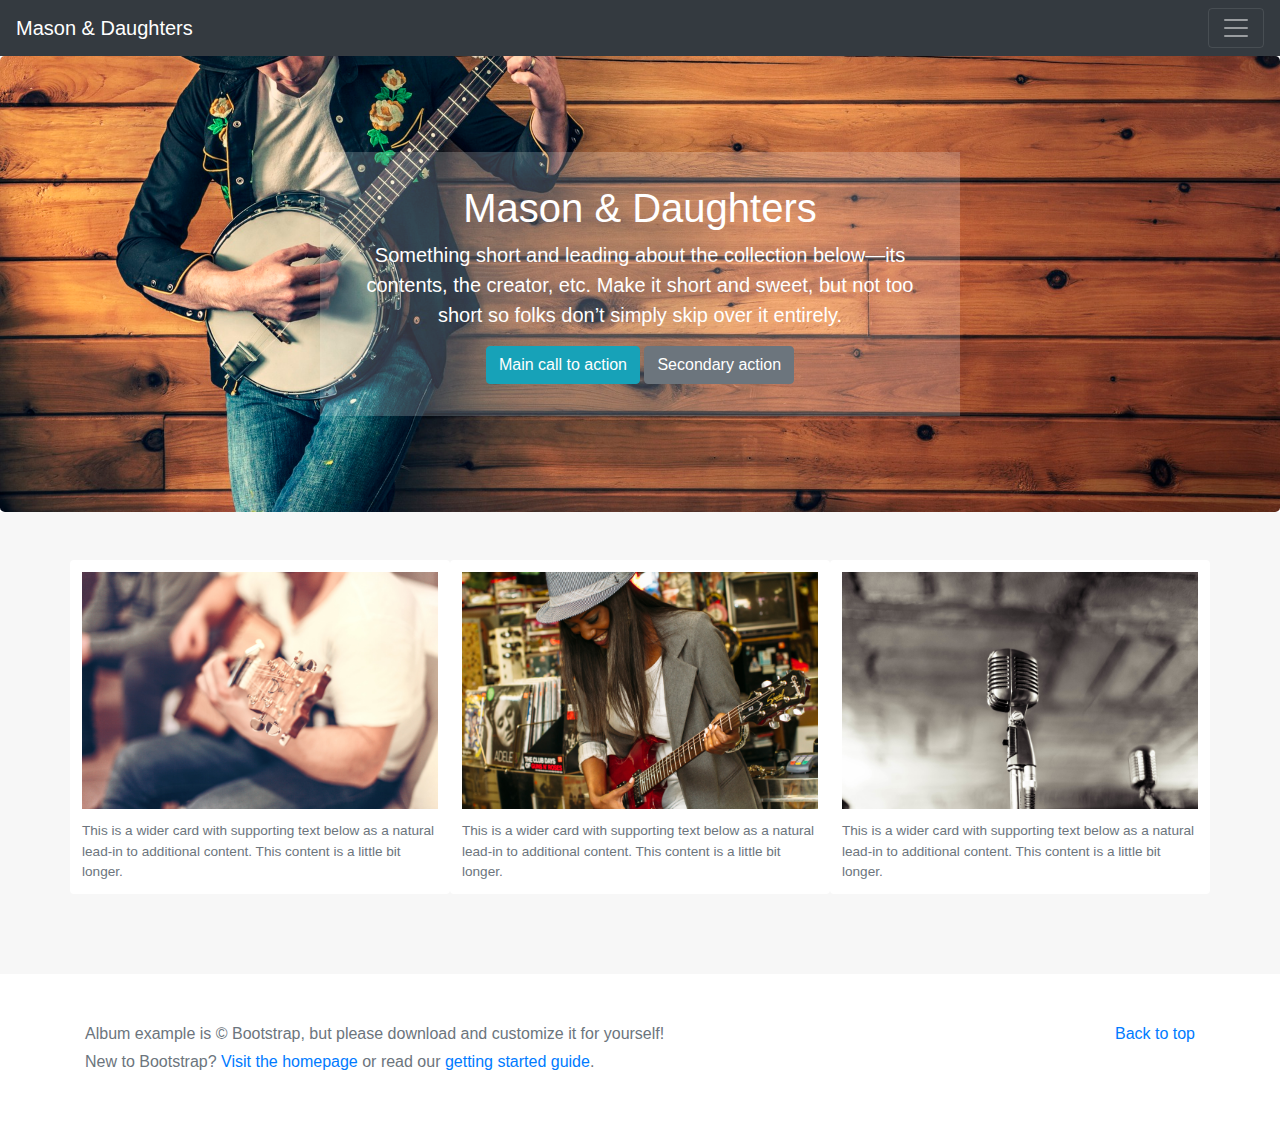
<file: web-dev/band/index.html>
<!DOCTYPE html>
<html lang="en">
  <head>
    <!-- Required meta tags always come first -->
    <meta charset="utf-8">
    <meta name="viewport" content="width=device-width, initial-scale=1, shrink-to-fit=no">
    <meta http-equiv="x-ua-compatible" content="ie=edge">

   <link rel="stylesheet" href="https://stackpath.bootstrapcdn.com/bootstrap/4.3.1/css/bootstrap.min.css" integrity="sha384-ggOyR0iXCbMQv3Xipma34MD+dH/1fQ784/j6cY/iJTQUOhcWr7x9JvoRxT2MZw1T" crossorigin="anonymous">
    <link rel="stylesheet" href="band.css">
    <title>Band</title>
  </head>
  <body>
<div class="collapse bg-dark" id="navbarHeader">
    <div class="container">
      <div class="row">
        <div class="col-sm-8 col-md-7 py-4">
          <h4 class="text-white">About</h4>
          <p class="text-muted">Add some information about the album below, the author, or any other background context. Make it a few sentences long so folks can pick up some informative tidbits. Then, link them off to some social networking sites or contact information.</p>
        </div>
        <div class="col-sm-4 offset-md-1 py-4">
          <h4 class="text-white">Contact</h4>
          <ul class="list-unstyled">
            <li><a href="#" class="text-white">Follow on Twitter</a></li>
            <li><a href="#" class="text-white">Like on Facebook</a></li>
            <li><a href="#" class="text-white">Email me</a></li>
          </ul>
        </div>
      </div>
    </div>
  </div>
  <div class="navbar navbar-static-top navbar-dark bg-dark"> 
     <a href="#" class="navbar-brand">Mason &amp; Daughters</a>
      <button class="navbar-toggler" type="button" data-toggle="collapse" data-target="#navbarHeader" aria-controls="navbarHeader" aria-expanded="false" aria-label="Toggle navigation">
        <span class="navbar-toggler-icon"></span>
      </button>
  </div>

  <section class="jumbotron text-sm-center">
    <div class="container">
      <h1 class="jumbotron-heading">Mason &amp; Daughters</h1>
      <p class="lead">Something short and leading about the collection below—its contents, the creator, etc. Make it short and sweet, but not too short so folks don’t simply skip over it entirely.</p>
      <div>
        <a href="#" class="btn btn-info">Main call to action</a>
        <a href="#" class="btn btn-secondary">Secondary action</a>
    </div>
    </div>
  </section>

  <div class="album text-muted">
    <div class="container">

      <div class="row">
          <div class="card">
           <img src="bootstrap4/img/guitar.jpg" alt="Guitar">
              <p class="card-text">This is a wider card with supporting text below as a natural lead-in to additional content. This content is a little bit longer.</p>
        </div>
                <div class="card">
           <img src="bootstrap4/img/lady-guitar.jpg" alt="A woman playing a guitar">
              <p class="card-text">This is a wider card with supporting text below as a natural lead-in to additional content. This content is a little bit longer.</p>
        </div>
              <div class="card">
           <img src="bootstrap4/img/mic.jpg" alt="Microphone">
              <p class="card-text">This is a wider card with supporting text below as a natural lead-in to additional content. This content is a little bit longer.</p>
        </div>
      
        </div>
      </div>
    </div>
  

<footer class="text-muted">
  <div class="container">
    <p class="float-sm-right">
      <a href="#">Back to top</a>
    </p>
    <p>Album example is &copy; Bootstrap, but please download and customize it for yourself!</p>
    <p>New to Bootstrap? <a href="https://getbootstrap.com/">Visit the homepage</a> or read our <a href="/docs/4.3/getting-started/introduction/">getting started guide</a>.</p>
  </div>
</footer>
       
         
  <script src="https://code.jquery.com/jquery-3.3.1.slim.min.js" integrity="sha384-q8i/X+965DzO0rT7abK41JStQIAqVgRVzpbzo5smXKp4YfRvH+8abtTE1Pi6jizo" crossorigin="anonymous"></script>
  <script src="https://cdnjs.cloudflare.com/ajax/libs/popper.js/1.14.7/umd/popper.min.js" integrity="sha384-UO2eT0CpHqdSJQ6hJty5KVphtPhzWj9WO1clHTMGa3JDZwrnQq4sF86dIHNDz0W1" crossorigin="anonymous"></script>
  <script src="https://stackpath.bootstrapcdn.com/bootstrap/4.3.1/js/bootstrap.min.js" integrity="sha384-JjSmVgyd0p3pXB1rRibZUAYoIIy6OrQ6VrjIEaFf/nJGzIxFDsf4x0xIM+B07jRM" crossorigin="anonymous"></script>
  </body>
</html>
</file>
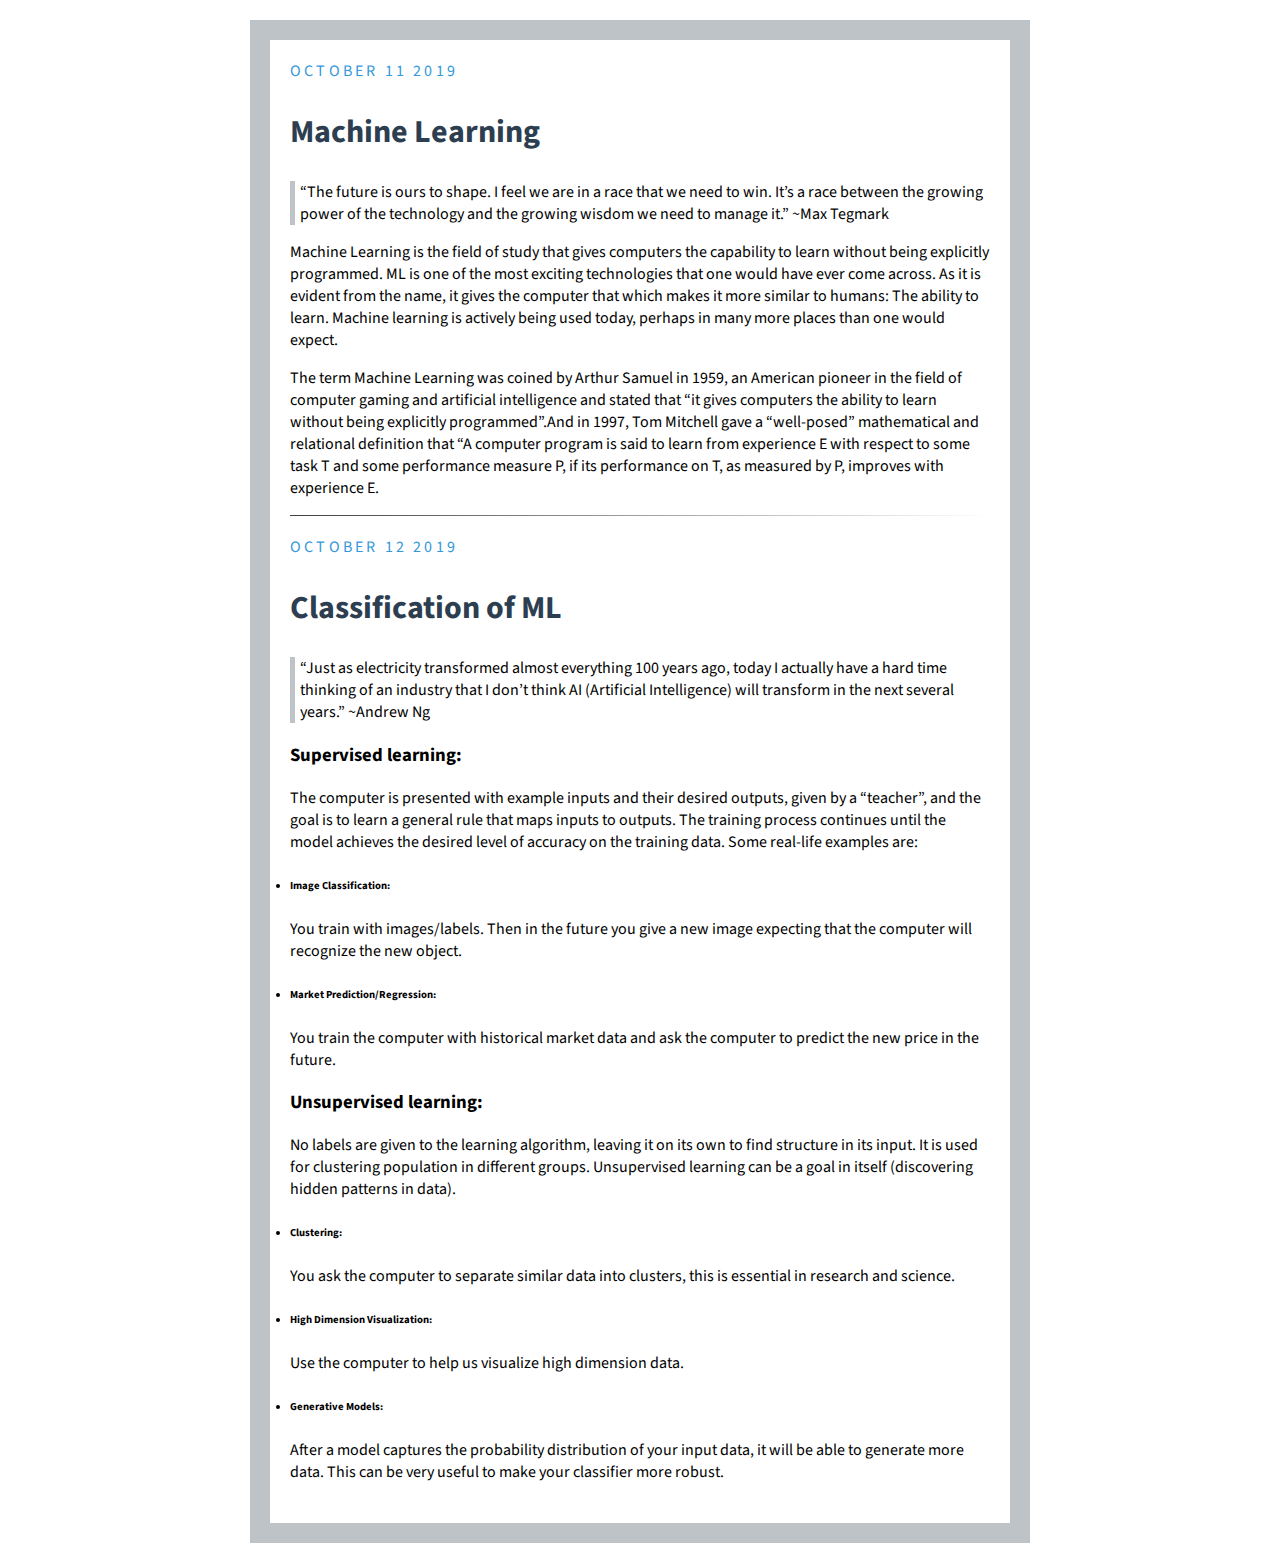
<file: web-dev/blog/index.html>
<!DOCTYPE html>
 <html>
  <head>
    <title>My Blog</title>
  <link rel="stylesheet" type="text/css" href="blog.css">
  <link href="https://fonts.googleapis.com/css?family=Source+Sans+Pro&display=swap" rel="stylesheet">
  </head>
  <body>
    <div class="post">
   <div class="date">October 11 2019</div>
     <h2>Machine Learning</h2>
     <p class="quote">“The future is ours to shape. I feel we are in a race that we need to win. It’s a race between the growing power of the technology and the growing wisdom we need to manage it.” ~Max Tegmark</p>
    <p>Machine Learning is the field of study that gives computers the capability to learn without being explicitly programmed. ML is one of the most exciting technologies that one would have ever come across. As it is evident from the name, it gives the computer that which makes it more similar to humans: The ability to learn. Machine learning is actively being used today, perhaps in many more places than one would expect.</p>
    <p>
      The term Machine Learning was coined by Arthur Samuel in 1959, an American pioneer in the field of computer gaming and artificial intelligence and stated that “it gives computers the ability to learn without being explicitly programmed”.And in 1997, Tom Mitchell gave a “well-posed” mathematical and relational definition that “A computer program is said to learn from experience E with respect to some task T and some performance measure P, if its performance on T, as measured by P, improves with experience E.
    </p>
    <hr>
    </div>
    
    <div class="post">
      <div class="date">October 12 2019</div>
      <h2>Classification of ML</h2>
      <p class="quote">“Just as electricity transformed almost everything 100 years ago, today I actually have a hard time thinking of an industry that I don’t think AI (Artificial Intelligence) will transform in the next several years.” ~Andrew Ng</p>
      <p>
      <h3>Supervised learning:</h3> The computer is presented with example inputs and their desired outputs, given by a “teacher”, and the goal is to learn a general rule that maps inputs to outputs. The training process continues until the model achieves the desired level of accuracy on the training data. Some real-life examples are:
      <h6><li>Image Classification:</li></h6> You train with images/labels. Then in the future you give a new image expecting that the computer will recognize the new object.
      <h6><li>Market Prediction/Regression:</li></h6> You train the computer with historical market data and ask the computer to predict the new price in the future.
      <h3>Unsupervised learning:</h3> No labels are given to the learning algorithm, leaving it on its own to find structure in its input. It is used for clustering population in different groups. Unsupervised learning can be a goal in itself (discovering hidden patterns in data).
      <h6><li>Clustering:</li></h6> You ask the computer to separate similar data into clusters, this is essential in research and science.
      <h6><li>High Dimension Visualization:</li></h6> Use the computer to help us visualize high dimension data.
      <h6><li>Generative Models:</li></h6> After a model captures the probability distribution of your input data, it will be able to generate more data. This can be very useful to make your classifier more robust.
      </p>
    </div>
  </body>
</html>
</file>
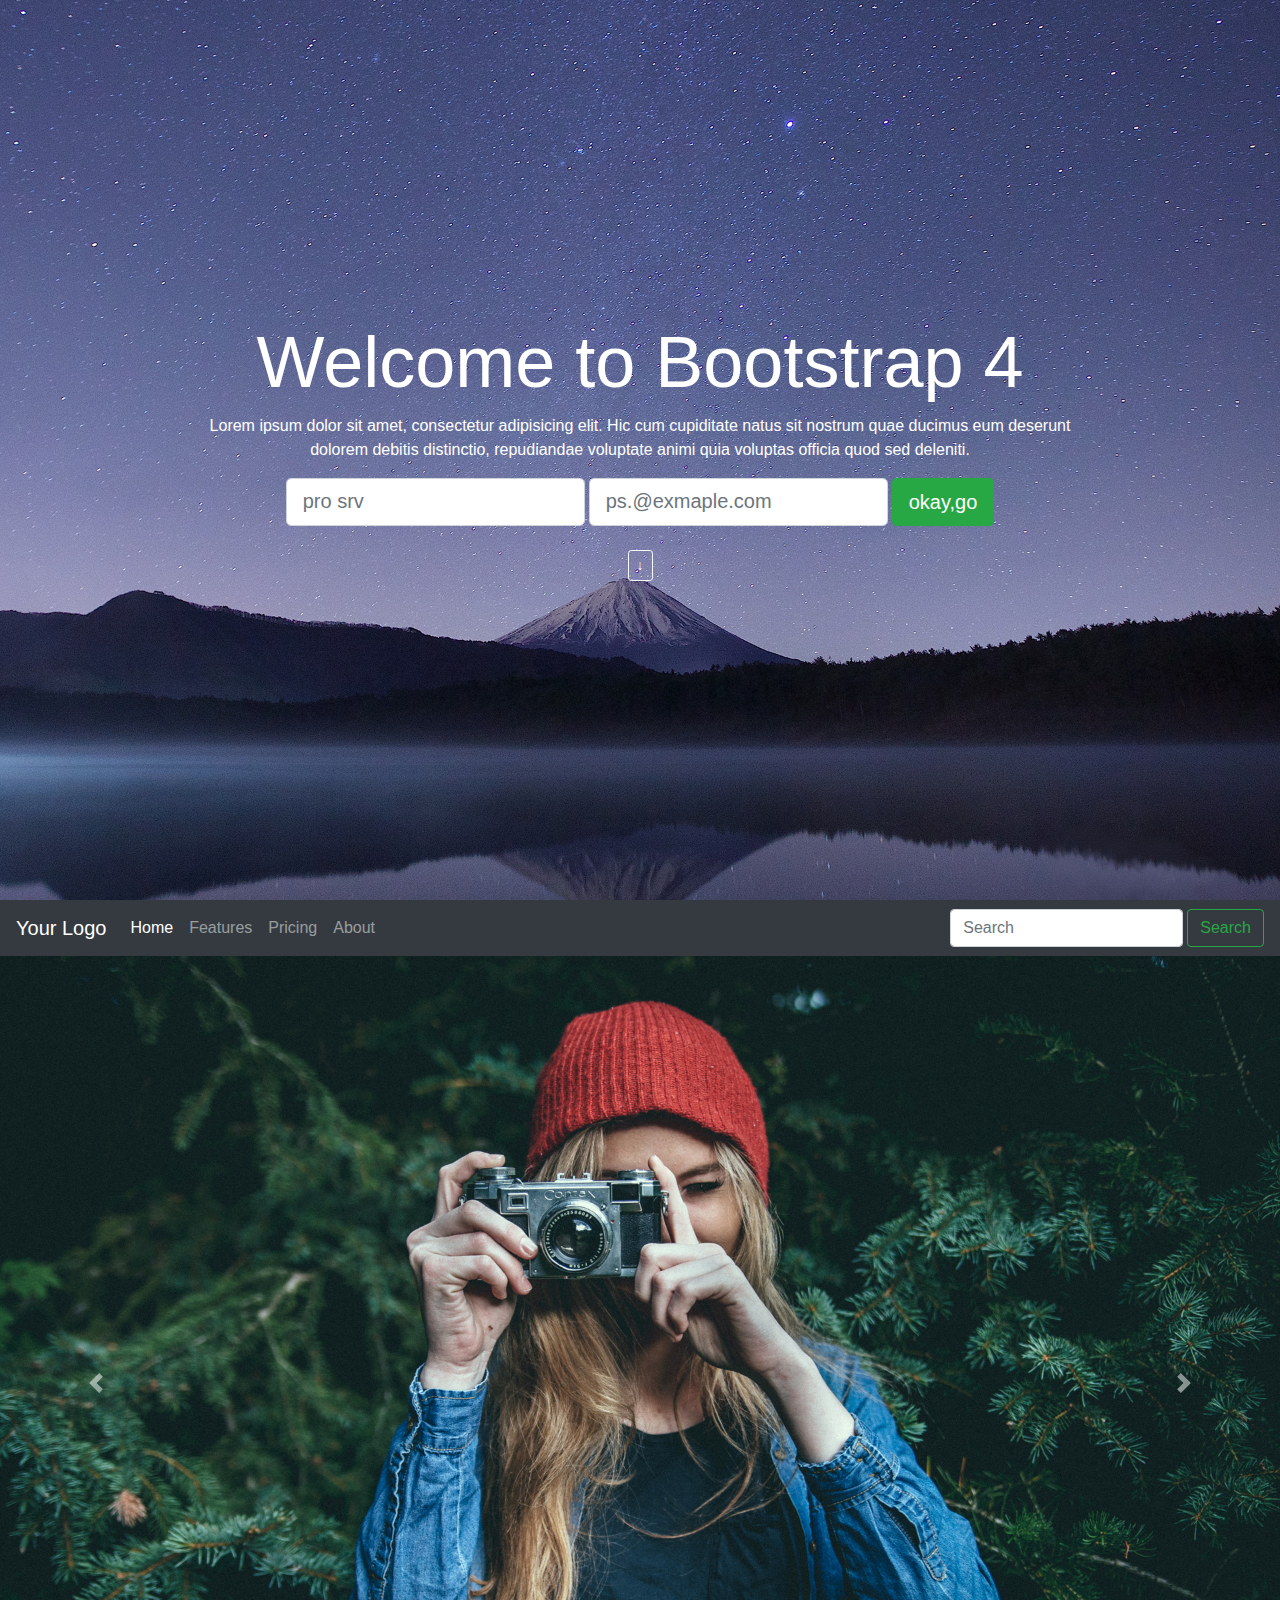
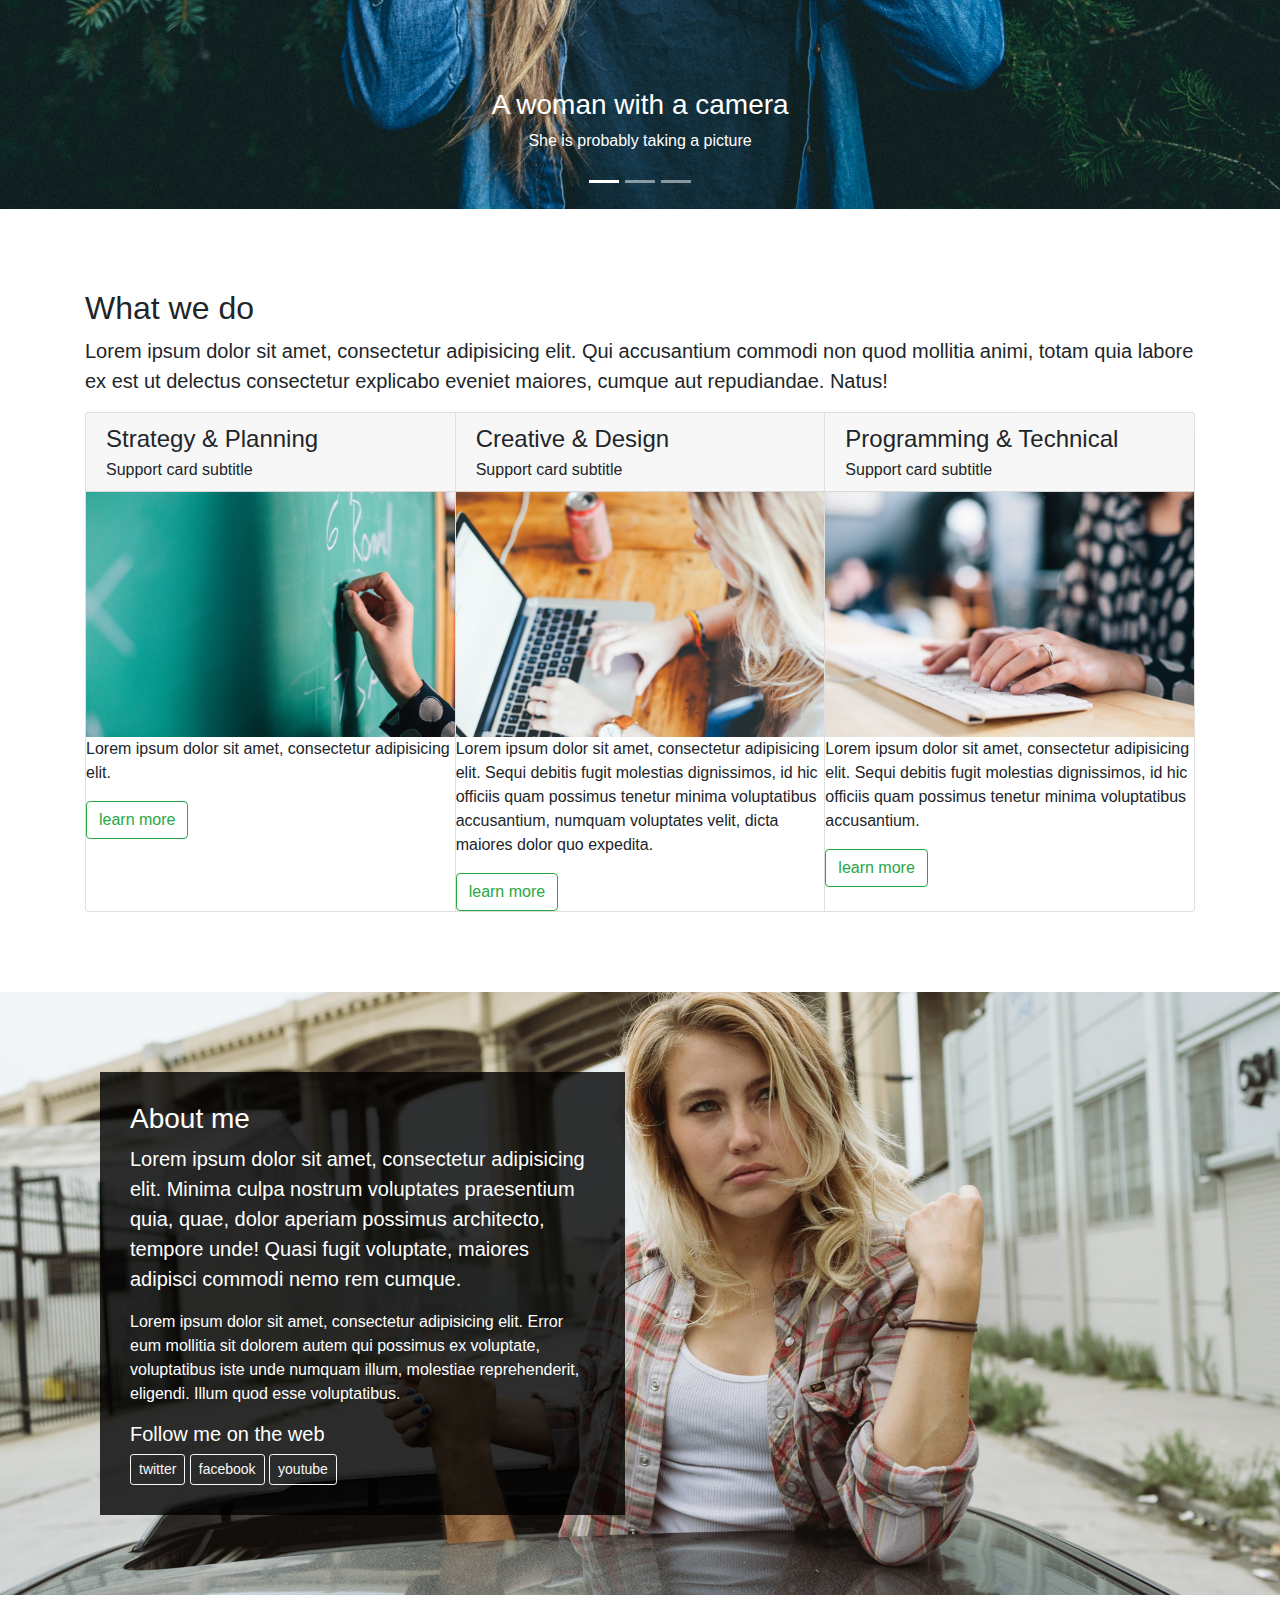
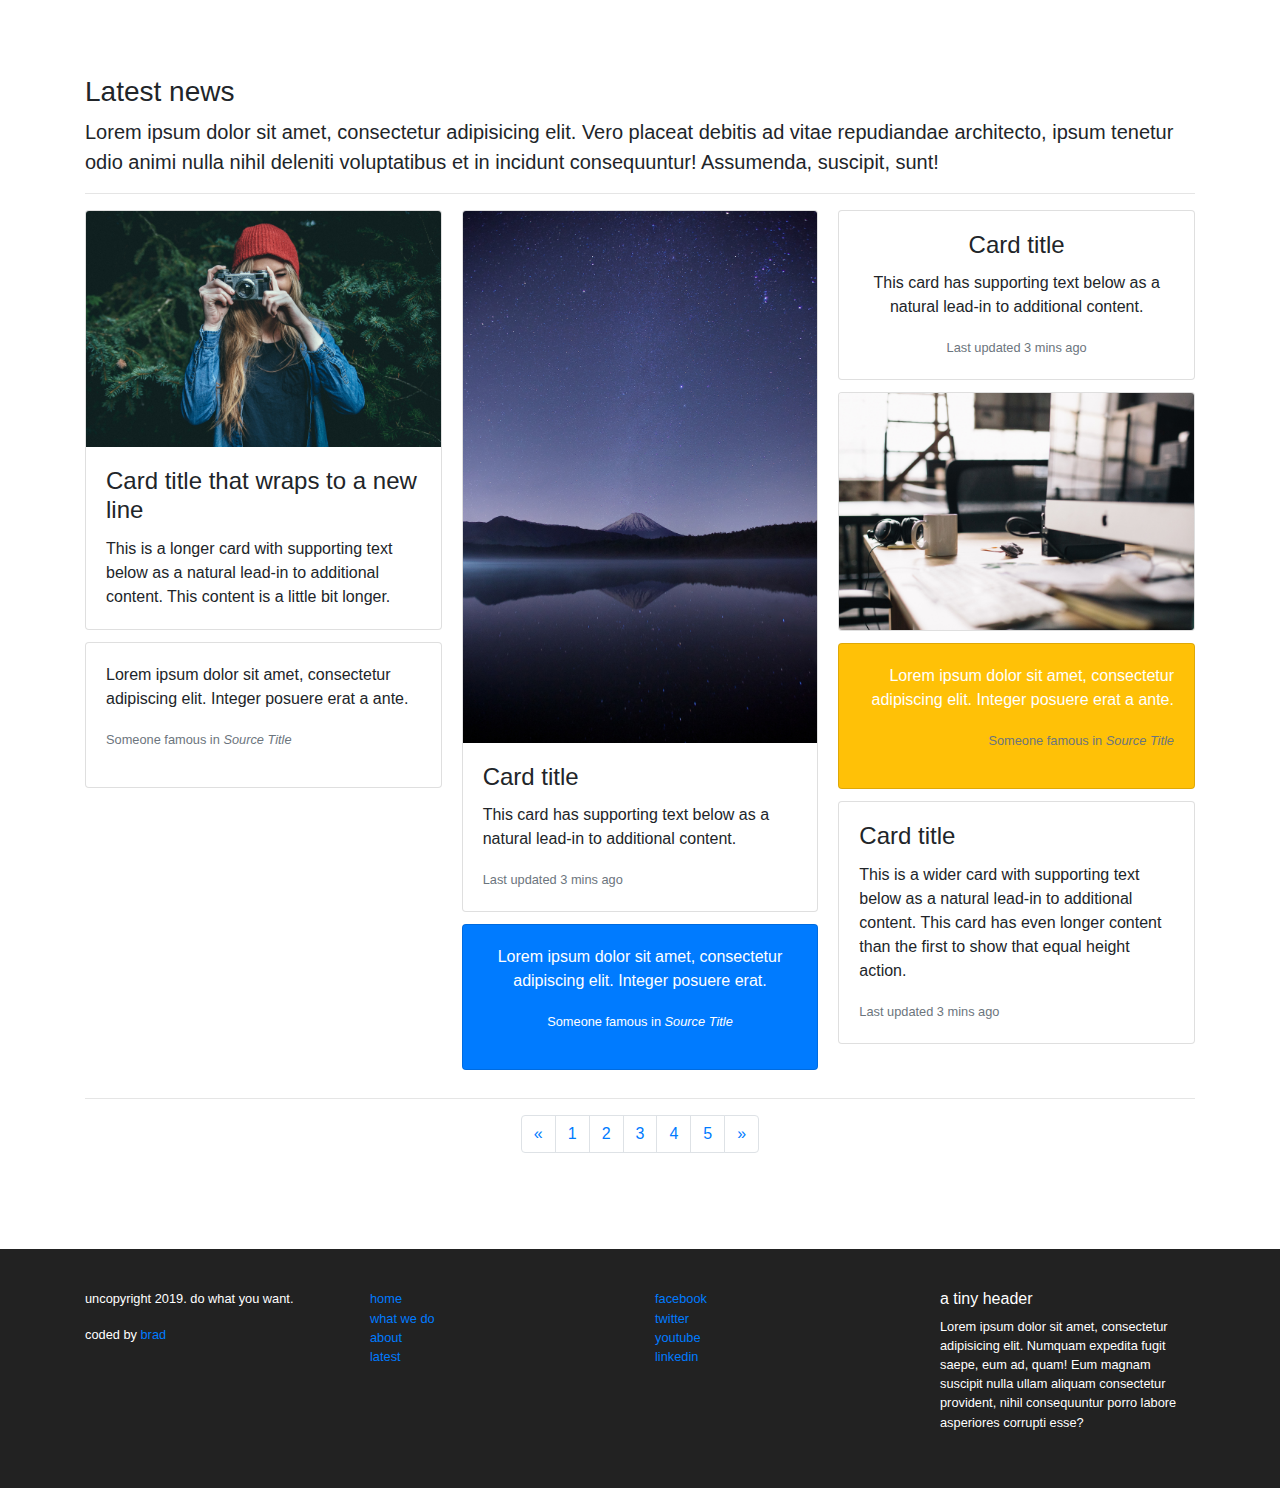
<file: web-dev/bootsrap/index.html>
<!DOCTYPE html>
<html lang="en">
  <head>
    <!-- Required meta tags always come first -->
    <meta charset="utf-8">
    <meta name="viewport" content="width=device-width, initial-scale=1, shrink-to-fit=no">
    <meta http-equiv="x-ua-compatible" content="ie=edge">

   <link rel="stylesheet" href="https://stackpath.bootstrapcdn.com/bootstrap/4.3.1/css/bootstrap.min.css" integrity="sha384-ggOyR0iXCbMQv3Xipma34MD+dH/1fQ784/j6cY/iJTQUOhcWr7x9JvoRxT2MZw1T" crossorigin="anonymous">
    <link rel="stylesheet" href="basic.css">
    <title>Bootstrap</title>
  </head>
  <body>
    
   <section id="cover">
     <div id="cover-caption">
       <div class="container">
         <div class="col-sm-10 col offset-sm-1">
          
           <h1 class="display-3">Welcome to Bootstrap 4</h1>
           <p>Lorem ipsum dolor sit amet, consectetur adipisicing elit. Hic cum cupiditate natus sit nostrum quae ducimus eum deserunt dolorem debitis distinctio, repudiandae voluptate animi quia voluptas officia quod sed deleniti.</p>
         
         <form action="" class="form-inline justify-content-center">
         <div class="form-group">
           <label class="sr-only">Name</label>
           <input type="text" class="form-control form-control-lg mr-1" placeholder="pro srv">
         </div>
         
         <div class="form-group">
           <label class="sr-only">Email</label>
           <input type="text" class="form-control form-control-lg mr-1" placeholder="ps.@exmaple.com">
         </div>
         <button type="submit" class="btn btn-success btn-lg">okay,go</button>
         </form>
         <br>
      <a href="#nav-main" class="btn btn-sm btn-outline-light" role="button">&darr;</a>
           </div>
         </div>
       </div>
   </section>
   
  
       
     <nav class="navbar navbar-expand-sm navbar-dark bg-dark navbar-full" id="nav-main">
        <a class="navbar-brand" href="#">Your Logo</a>
        <ul class="navbar-nav mr-auto">
            <li class="nav-item active">
                <a class="nav-link" href="#">Home <span class="sr-only">(current)</span></a>
            </li>
            <li class="nav-item">
                <a class="nav-link" href="#">Features</a>
            </li>
            <li class="nav-item">
                <a class="nav-link" href="#">Pricing</a>
            </li>
            <li class="nav-item">
                <a class="nav-link" href="#">About</a>
            </li>
        </ul>
        <form class="form-inline">
            <input class="form-control mr-1" type="text" placeholder="Search">
            <button class="btn btn-outline-success" type="submit">Search</button>
        </form>
    </nav>
   
    
  
    
    <section id="carousel">
        <div id="carousel-home" class="carousel slide" data-ride="carousel">
            <ol class="carousel-indicators">
                <li data-target="#carousel-home" data-slide-to="0" class="active"></li>
                <li data-target="#carousel-home" data-slide-to="1"></li>
                <li data-target="#carousel-home" data-slide-to="2"></li>
            </ol>
            <div class="carousel-inner">
                <div class="carousel-item active">
                    <img src="bootstrap4/img/woman-camera.jpg" alt="Woman taking picture with a camera">
                    
                    <div class="carousel-caption">
                        <h3>A woman with a camera</h3>
                        <p>She is probably taking a picture</p>
                    </div>
                </div>
                <div class="carousel-item">
                    <img src="bootstrap4/img/spiderweb.jpg" alt="A wet spiderweb">
                    
                    <div class="carousel-caption">
                        <h3>Down came the rain</h3>
                        <p>And washed the spider out</p>
                    </div>
                </div>
                <div class="carousel-item">
                    <img src="bootstrap4/img/hearthand.jpg" alt="Two hands making a heart">
                    
                    <div class="carousel-caption">
                        <h3>Making love</h3>
                        <p>With their hands...</p>
                    </div>
                </div>
            </div>
            <a class="carousel-control-prev" href="#carousel-home" role="button" data-slide="prev">
                <span class="carousel-control-prev-icon" aria-hidden="true"></span>
                <span class="sr-only">Previous</span>
            </a>
            <a class="carousel-control-next" href="#carousel-home" role="button" data-slide="next">
                <span class="carousel-control-next-icon" aria-hidden="true"></span>
                <span class="sr-only">Next</span>
            </a>
        </div>
    </section>
    
    
      <section id="what-we-do">
         <div class="section-content">
             <div class="container">
                 <h2>What we do</h2>
                 <p class="lead">Lorem ipsum dolor sit amet, consectetur adipisicing elit. Qui accusantium commodi non quod mollitia animi, totam quia labore ex est ut delectus consectetur explicabo eveniet maiores, cumque aut repudiandae. Natus!</p>
             
                 <div class="row">
                     <div class="col-sm-12">
                         <div class="card-group">
                             <div class="card">
                                 <div class="card-header">
                                     <h4 class="card-title">Strategy &amp; Planning</h4>
                                     <h6 class="card-subtitle">Support card subtitle</h6>
                                 </div>
                                 <img src="bootstrap4/img/chalkboard.jpg" alt="a chalkboard">
                                 <div class="card-block">
                                     <p class="card-text">Lorem ipsum dolor sit amet, consectetur adipisicing elit.</p>
                                     <button type="button" class="btn btn-outline-success" data-toggle="modal" data-target="#myModal">learn more</button>
                                 </div>
                             </div>

                             <div class="card">
                                 <div class="card-header">
                                     <h4 class="card-title">Creative &amp; Design</h4>
                                     <h6 class="card-subtitle">Support card subtitle</h6>
                                 </div>
                                 <img src="bootstrap4/img/working.jpg" alt="working on a laptop">
                                 <div class="card-block">
                                     <p class="card-text">Lorem ipsum dolor sit amet, consectetur adipisicing elit. Sequi debitis fugit molestias dignissimos, id hic officiis quam possimus tenetur minima voluptatibus accusantium, numquam voluptates velit, dicta maiores dolor quo expedita.</p>
                                     <button type="button" class="btn btn-outline-success" data-toggle="modal" data-target="#myModal">learn more</button>
                                 </div>
                             </div>

                             <div class="card">
                                 <div class="card-header">
                                     <h4 class="card-title">Programming &amp; Technical</h4>
                                     <h6 class="card-subtitle">Support card subtitle</h6>
                                 </div>
                                 <img src="bootstrap4/img/programming.jpg" alt="fingers typing on a keyboard">
                                 <div class="card-block">
                                     <p class="card-text">Lorem ipsum dolor sit amet, consectetur adipisicing elit. Sequi debitis fugit molestias dignissimos, id hic officiis quam possimus tenetur minima voluptatibus accusantium.</p>
                                     <button type="button" class="btn btn-outline-success" data-toggle="modal" data-target="#myModal">learn more</button>
                                 </div>
                             </div>
                         </div>
                     </div>
                 </div>
             </div>
         </div>
    </section>
    
    
    
    <section id="about">
        <div class="section-content">
            <div class="container">
                <div class="col-md-6">
                    <div class="about-text">
                        <h3>About me</h3>
                        <p class="lead">Lorem ipsum dolor sit amet, consectetur adipisicing elit. Minima culpa nostrum voluptates praesentium quia, quae, dolor aperiam possimus architecto, tempore unde! Quasi fugit voluptate, maiores adipisci commodi nemo rem cumque.</p>
                        <p>Lorem ipsum dolor sit amet, consectetur adipisicing elit. Error eum mollitia sit dolorem autem qui possimus ex voluptate, voluptatibus iste unde numquam illum, molestiae reprehenderit, eligendi. Illum quod esse voluptatibus.</p>
                        
                        <h5>Follow me on the web</h5>
                        <a href="" class="btn btn-sm btn-outline-light">twitter</a>
                        <a href="" class="btn btn-sm btn-outline-light">facebook</a>
                        <a href="" class="btn btn-sm btn-outline-light">youtube</a>
                    </div>
                </div>
            </div>
        </div>
    </section>
    
    
        <section id="news">
        <div class="section-content">
            <div class="container">
                
                <h3>Latest news</h3>
                <p class="lead">Lorem ipsum dolor sit amet, consectetur adipisicing elit. Vero placeat debitis ad vitae repudiandae architecto, ipsum tenetur odio animi nulla nihil deleniti voluptatibus et in incidunt consequuntur! Assumenda, suscipit, sunt!</p>
                
                <hr>
                
                <div class="row">
                    <div class="col-sm-12">
                        
                        <div class="card-columns">
                            <div class="card">
                                <img class="card-img-top" src="bootstrap4/img/woman-camera.jpg" alt="woman with a camera">
                                <div class="card-body">
                                    <h4 class="card-title">Card title that wraps to a new line</h4>
                                    <p class="card-text">This is a longer card with supporting text below as a natural lead-in to additional content. This content is a little bit longer.</p>
                                </div>
                            </div>
                            <div class="card card-body">
                                <blockquote class="card-blockquote">
                                    <p>Lorem ipsum dolor sit amet, consectetur adipiscing elit. Integer posuere erat a ante.</p>
                                    <footer>
                                        <small class="text-muted">
                                        Someone famous in <cite title="Source Title">Source Title</cite>
                                        </small>
                                    </footer>
                                </blockquote>
                            </div>
                            <div class="card">
                                <img class="card-img-top" src="bootstrap4/img/stars.jpg" alt="landscape photography of stars">
                                <div class="card-body">
                                    <h4 class="card-title">Card title</h4>
                                    <p class="card-text">This card has supporting text below as a natural lead-in to additional content.</p>
                                    <p class="card-text"><small class="text-muted">Last updated 3 mins ago</small></p>
                                </div>
                            </div>
                            <div class="card text-white bg-primary text-sm-center">
                               <div class="card-body">
                                <blockquote>
                                    <p>Lorem ipsum dolor sit amet, consectetur adipiscing elit. Integer posuere erat.</p>
                                    <footer>
                                        <small>
                                        Someone famous in <cite title="Source Title">Source Title</cite>
                                        </small>
                                    </footer>
                                </blockquote>
                              </div>
                            </div>
                            <div class="card card-body text-sm-center">
                                <h4 class="card-title">Card title</h4>
                                <p class="card-text">This card has supporting text below as a natural lead-in to additional content.</p>
                                <p class="card-text"><small class="text-muted">Last updated 3 mins ago</small></p>
                            </div>
                            <div class="card">
                                <img class="card-img" src="bootstrap4/img/computer.jpg" alt="A desktop with a computer on it">
                            </div>
                            <div class="card card-body text-sm-right bg-warning text-white">
                                <blockquote class="card-blockquote">
                                    <p>Lorem ipsum dolor sit amet, consectetur adipiscing elit. Integer posuere erat a ante.</p>
                                    <footer>
                                        <small class="text-muted">
                                        Someone famous in <cite title="Source Title">Source Title</cite>
                                        </small>
                                    </footer>
                                </blockquote>
                            </div>
                            <div class="card card-body">
                                <h4 class="card-title">Card title</h4>
                                <p class="card-text">This is a wider card with supporting text below as a natural lead-in to additional content. This card has even longer content than the first to show that equal height action.</p>
                                <p class="card-text"><small class="text-muted">Last updated 3 mins ago</small></p>
                            </div>
                        </div>
                        
                        <hr>
                        
                        <nav>
                            <ul class="pagination justify-content-center">
                                <li class="page-item">
                                    <a class="page-link" href="#" aria-label="Previous">
                                        <span aria-hidden="true">&laquo;</span>
                                        <span class="sr-only">Previous</span>
                                    </a>
                                </li>
                                <li class="page-item"><a class="page-link" href="#">1</a></li>
                                <li class="page-item"><a class="page-link" href="#">2</a></li>
                                <li class="page-item"><a class="page-link" href="#">3</a></li>
                                <li class="page-item"><a class="page-link" href="#">4</a></li>
                                <li class="page-item"><a class="page-link" href="#">5</a></li>
                                <li class="page-item">
                                    <a class="page-link" href="#" aria-label="Next">
                                        <span aria-hidden="true">&raquo;</span>
                                        <span class="sr-only">Next</span>
                                    </a>
                                </li>
                            </ul>
                        </nav>                       
                        
                    </div>
                </div>
                
            </div>
        </div>
    </section>
    
    
    
    <footer id="footer-main">
        <div class="container">
            <div class="row">
                <div class="col-sm-3">
                    <p>uncopyright 2019. do what you want.</p>
                    <p>coded by <a href="http://bradhussey.ca/">brad</a></p>
                </div>
                <div class="col-sm-3">
                    <ul class="list-unstyled">
                        <li><a href="">home</a></li>
                        <li><a href="">what we do</a></li>
                        <li><a href="">about</a></li>
                        <li><a href="">latest</a></li>
                    </ul>
                </div>
                <div class="col-sm-3">
                    <ul class="list-unstyled">
                        <li><a href="">facebook</a></li>
                        <li><a href="">twitter</a></li>
                        <li><a href="">youtube</a></li>
                        <li><a href="">linkedin</a></li>
                    </ul>
                </div>
                <div class="col-sm-3">
                    <h6>a tiny header</h6>
                    <p>Lorem ipsum dolor sit amet, consectetur adipisicing elit. Numquam expedita fugit saepe, eum ad, quam! Eum magnam suscipit nulla ullam aliquam consectetur provident, nihil consequuntur porro labore asperiores corrupti esse?</p>
                </div>
            </div>
        </div>
    </footer>

    
    
  <script src="https://code.jquery.com/jquery-3.3.1.slim.min.js" integrity="sha384-q8i/X+965DzO0rT7abK41JStQIAqVgRVzpbzo5smXKp4YfRvH+8abtTE1Pi6jizo" crossorigin="anonymous"></script>
<script src="https://cdnjs.cloudflare.com/ajax/libs/popper.js/1.14.7/umd/popper.min.js" integrity="sha384-UO2eT0CpHqdSJQ6hJty5KVphtPhzWj9WO1clHTMGa3JDZwrnQq4sF86dIHNDz0W1" crossorigin="anonymous"></script>
<script src="https://stackpath.bootstrapcdn.com/bootstrap/4.3.1/js/bootstrap.min.js" integrity="sha384-JjSmVgyd0p3pXB1rRibZUAYoIIy6OrQ6VrjIEaFf/nJGzIxFDsf4x0xIM+B07jRM" crossorigin="anonymous"></script>
  </body>
</html>
</file>
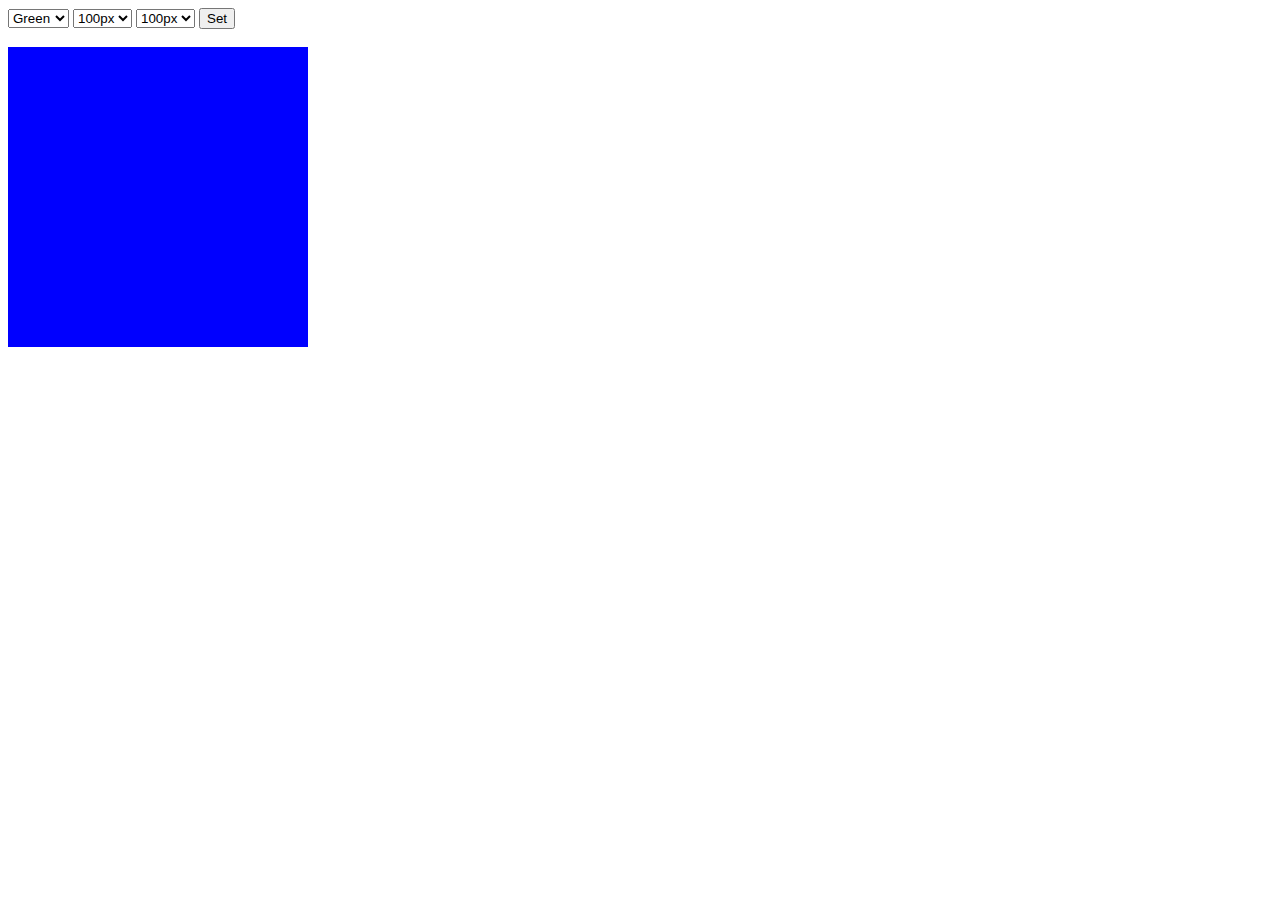
<file: web-dev/js essentials/index.html>
<!DOCTYPE html>
<html>
    <head>
        <meta charset="utf-8">
        <title>Javascript Essentials</title>
    </head>
    <body>
            
        <select name="cssProperty" id="background">
            <option value="Green">Green</option>
            <option value="Yellow">Yellow</option>
            <option value="Red">Red</option>
        </select>

        <select name="cssProperty" id="width">
            <option value="100px">100px</option>
            <option value="200px">200px</option>
            <option value="300px">300px</option>
        </select>

        <select name="cssProperty" id="height">
            <option value="100px">100px</option>
            <option value="200px">200px</option>
            <option value="300px">300px</option>
        </select>
        
        <button id="set">Set</button>
        
        <br><br>
        
        <div id="modify" style="width:300px;height:300px;background:blue"></div>
        
        <script src="myapp.js"></script>
        
    </body>
</html>
</file>
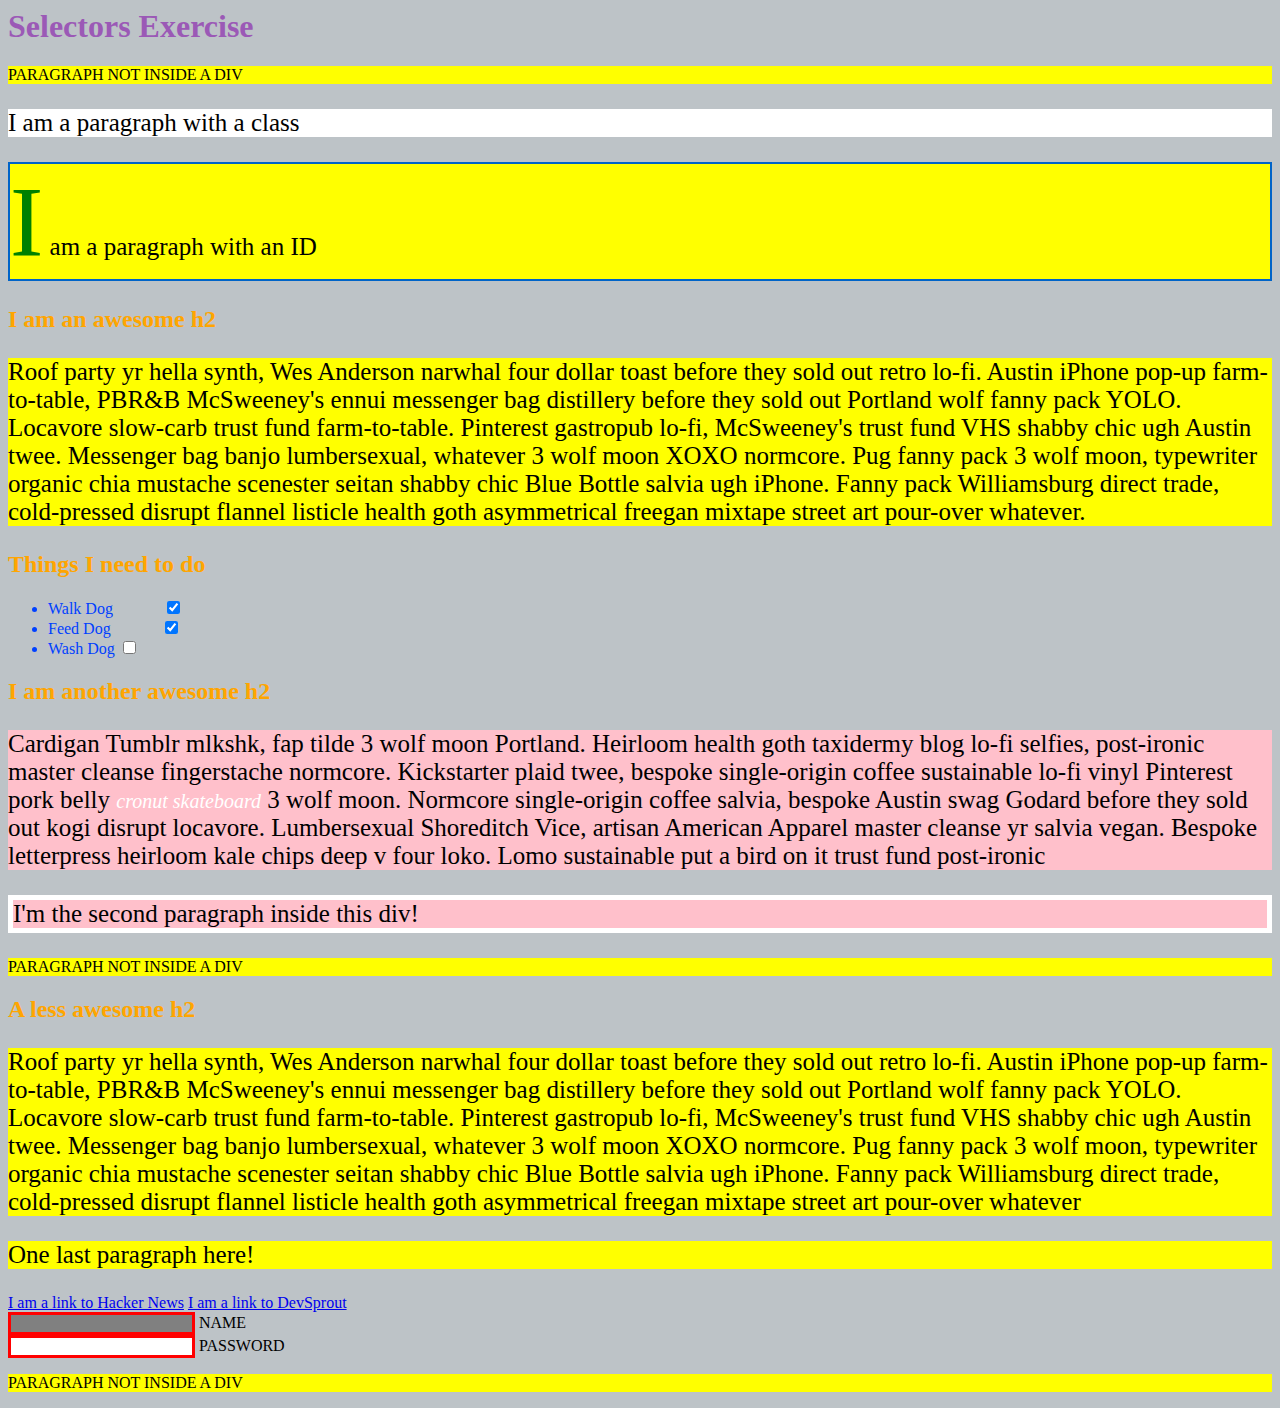
<file: web-dev/selector/index.html>
<html>
<head>
  <meta charset="UTF-8">
  <title>Selectors Exercise</title>
  <link rel="stylesheet" type="text/css" href="selectors.css">
</head>
<body>
  <h1>Selectors Exercise</h1>

<p>PARAGRAPH NOT INSIDE A DIV</p>

<div>
  <p class="hello">I am a paragraph with a class</p>
  <p id="special">I am a paragraph with an ID</p>

  <h2>I am an awesome h2</h2>
  
  
  <p>Roof party yr hella synth, Wes Anderson narwhal four dollar toast before they sold out retro lo-fi. Austin iPhone pop-up farm-to-table, PBR&B McSweeney's ennui messenger bag distillery before they sold out Portland wolf fanny pack YOLO. Locavore slow-carb trust fund farm-to-table. Pinterest gastropub lo-fi, McSweeney's trust fund VHS shabby chic ugh Austin twee. Messenger bag banjo lumbersexual, whatever 3 wolf moon XOXO normcore. Pug fanny pack 3 wolf moon, typewriter organic chia mustache scenester seitan shabby chic Blue Bottle salvia ugh iPhone. Fanny pack Williamsburg direct trade, cold-pressed disrupt flannel listicle health goth asymmetrical freegan mixtape street art pour-over whatever.</p>

</div>

<div>
  <h2>Things I need to do</h2>

  <ul>
    <li>Walk Dog <input type="checkbox" checked> </li>
    <li>Feed Dog <input type="checkbox" checked> </li>
    <li>Wash Dog <input type="checkbox"></li>
  </ul>
</div>

<div>
  <h2>I am another awesome h2</h2>

  <p>Cardigan Tumblr mlkshk, fap tilde 3 wolf moon Portland. Heirloom health goth taxidermy blog lo-fi selfies, post-ironic master cleanse fingerstache normcore. Kickstarter plaid twee, bespoke single-origin coffee sustainable lo-fi vinyl Pinterest pork belly <em>cronut skateboard</em> 3 wolf moon. Normcore single-origin coffee salvia, bespoke Austin swag Godard before they sold out kogi disrupt locavore. Lumbersexual Shoreditch Vice, artisan American Apparel master cleanse yr salvia vegan. Bespoke letterpress heirloom kale chips deep v four loko. Lomo sustainable put a bird on it trust fund post-ironic</p>

  <p>I'm the second paragraph inside this div!</p>
</div>

<p>PARAGRAPH NOT INSIDE A DIV</p>


<div>
  <h2>A less awesome h2</h2>

  <p>Roof party yr hella synth, Wes Anderson narwhal four dollar toast before they sold out retro lo-fi. Austin iPhone pop-up farm-to-table, PBR&B McSweeney's ennui messenger bag distillery before they sold out Portland wolf fanny pack YOLO. Locavore slow-carb trust fund farm-to-table. Pinterest gastropub lo-fi, McSweeney's trust fund VHS shabby chic ugh Austin twee. Messenger bag banjo lumbersexual, whatever 3 wolf moon XOXO normcore. Pug fanny pack 3 wolf moon, typewriter organic chia mustache scenester seitan shabby chic Blue Bottle salvia ugh iPhone. Fanny pack Williamsburg direct trade, cold-pressed disrupt flannel listicle health goth asymmetrical freegan mixtape street art pour-over whatever</p>

  <p>One last paragraph here!</p>

  <a href="https://news.ycombinator.com/">I am a link to Hacker News</a>
  <a href="https://www.devsprout.io">I am a link to DevSprout</a>
  <br>

  <input type="text" name="name" /><label> Name</label><br/>
  <input type="password" name="password" /><label> Password</label><br/>

</div>

<p>PARAGRAPH NOT INSIDE A DIV</p>

</body>
</html>
</file>
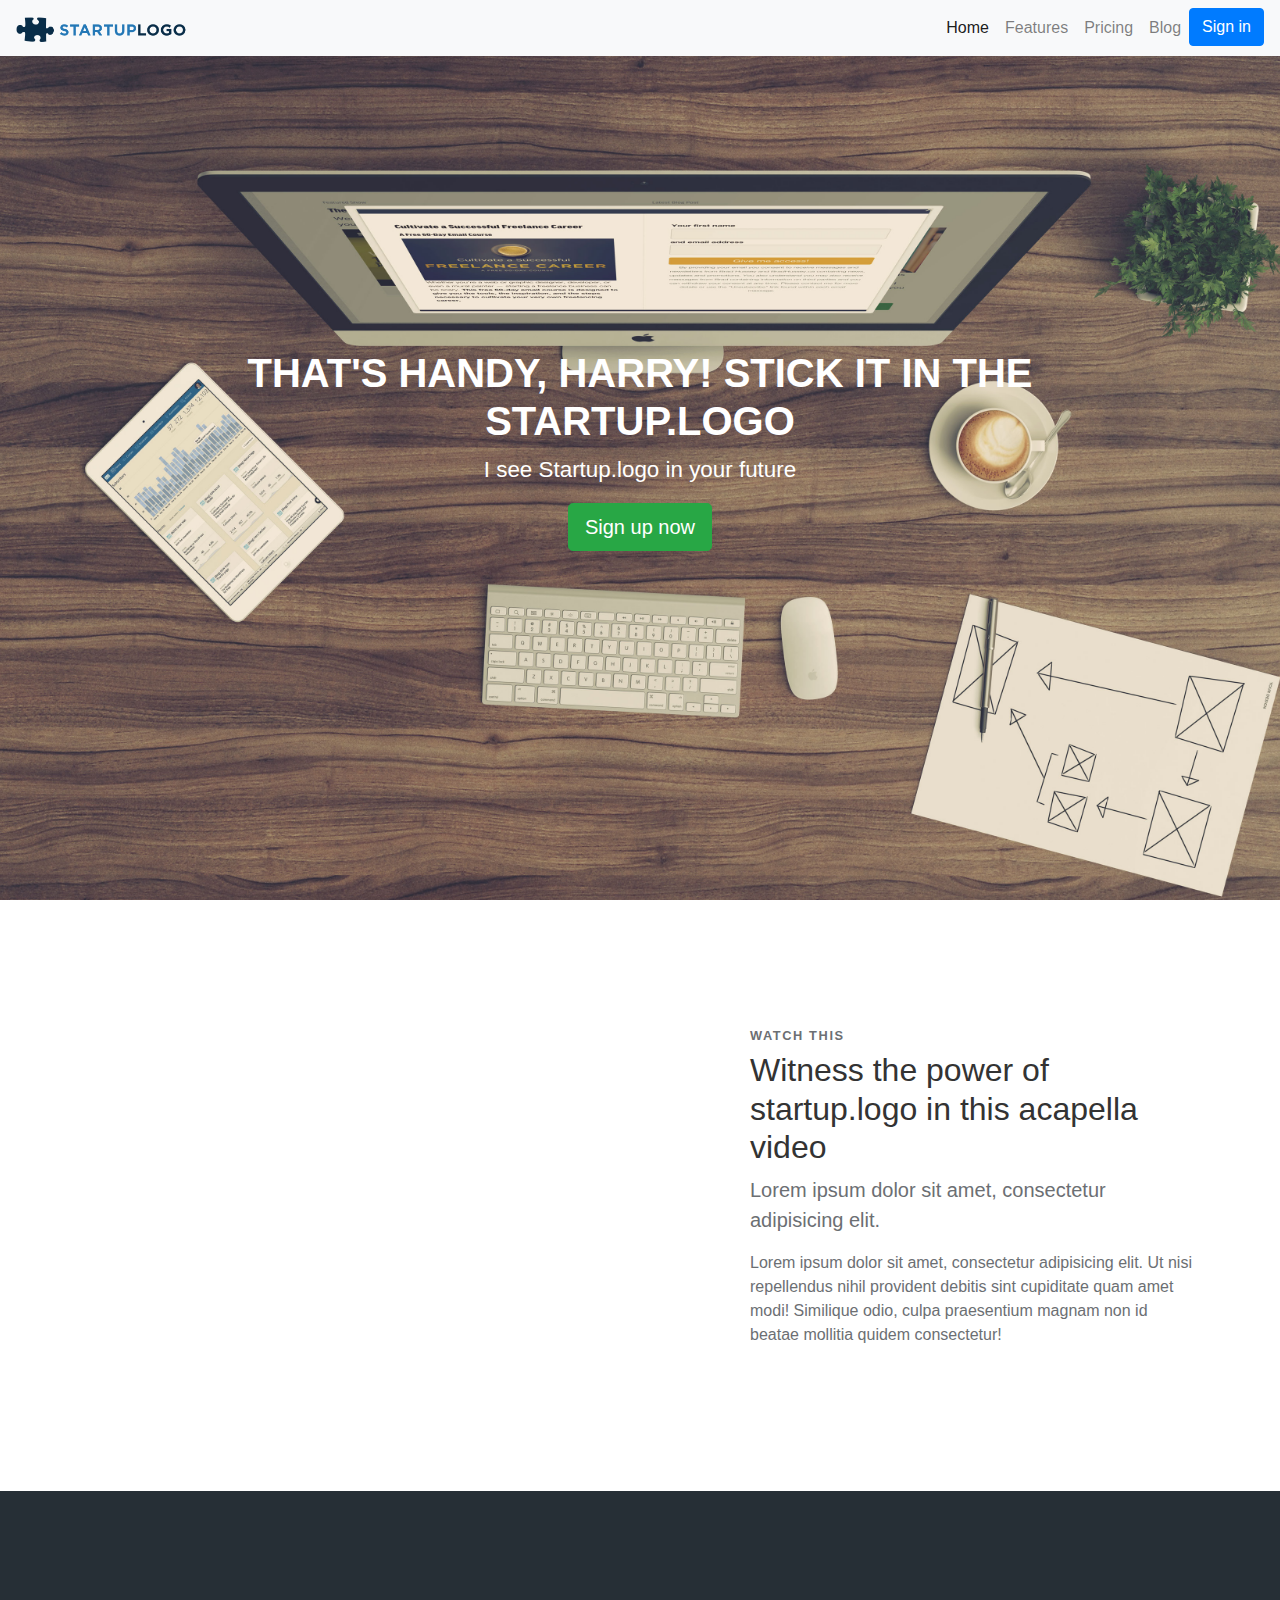
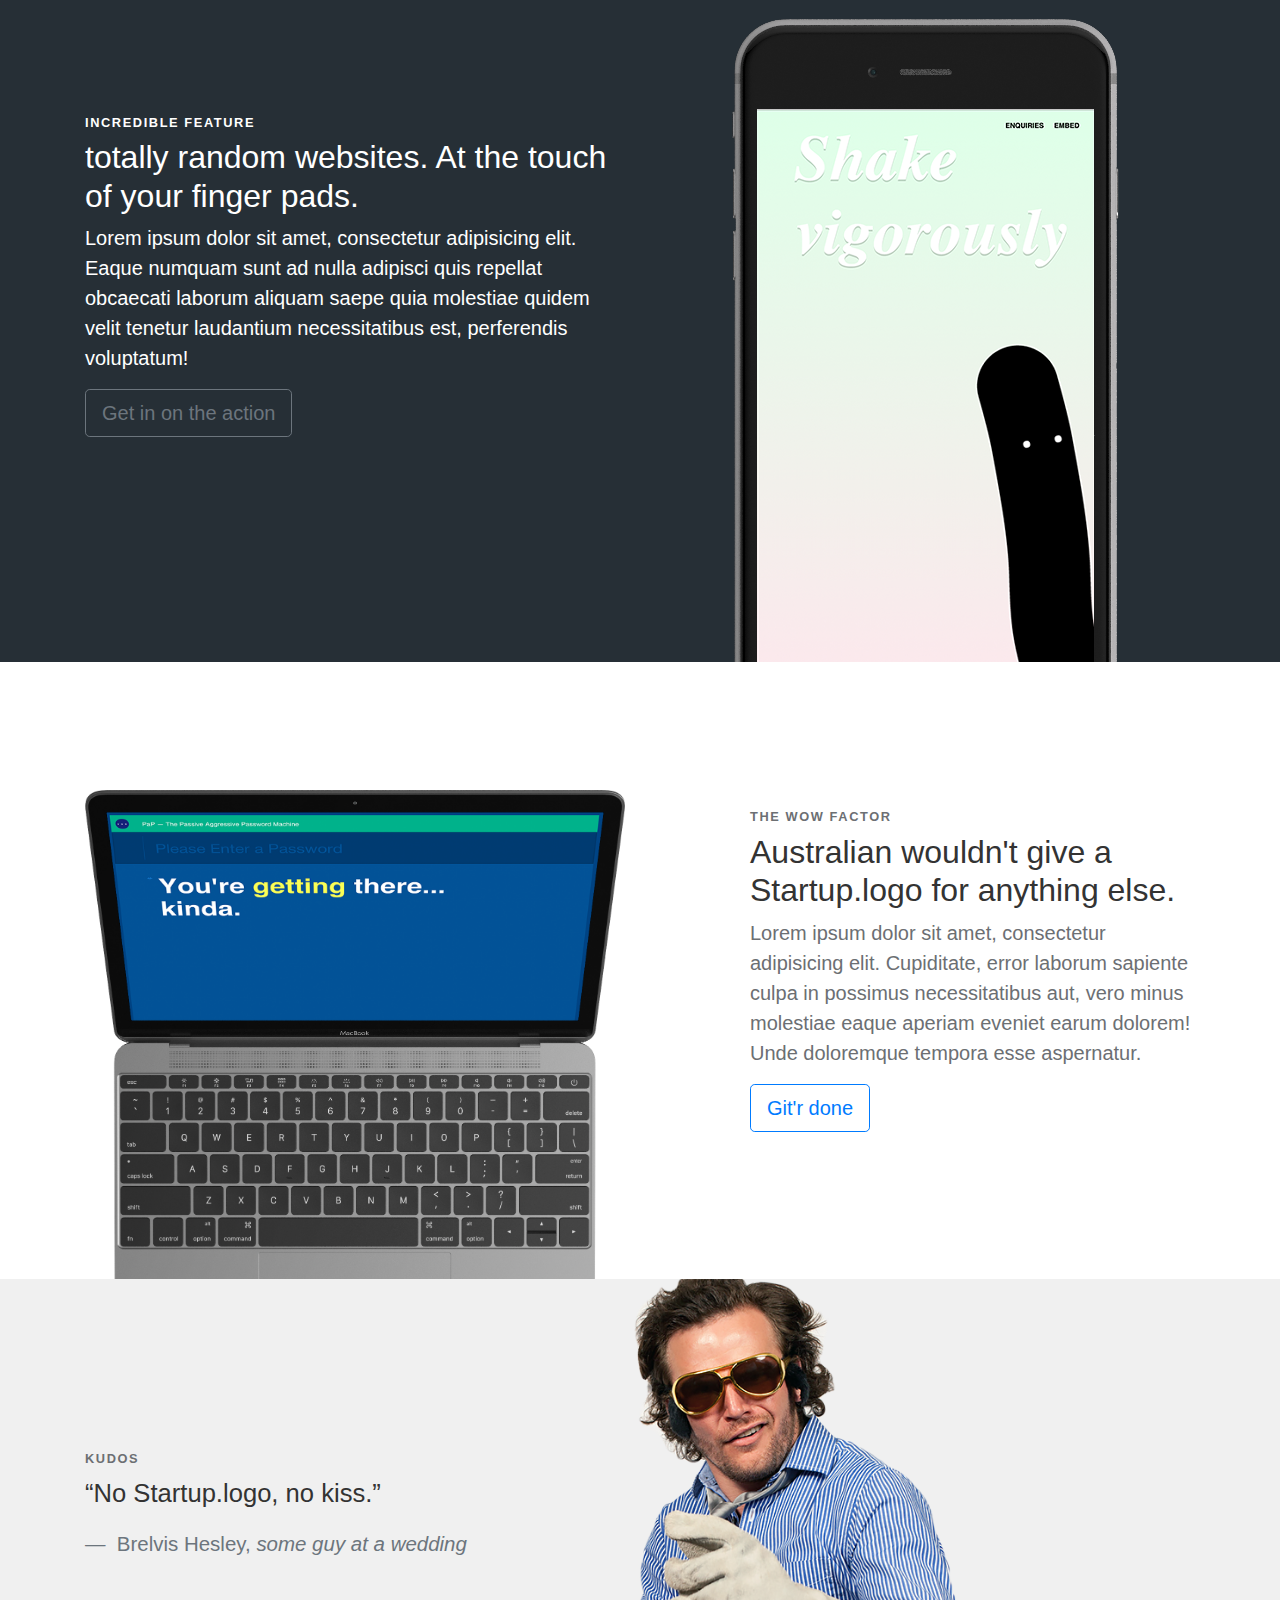
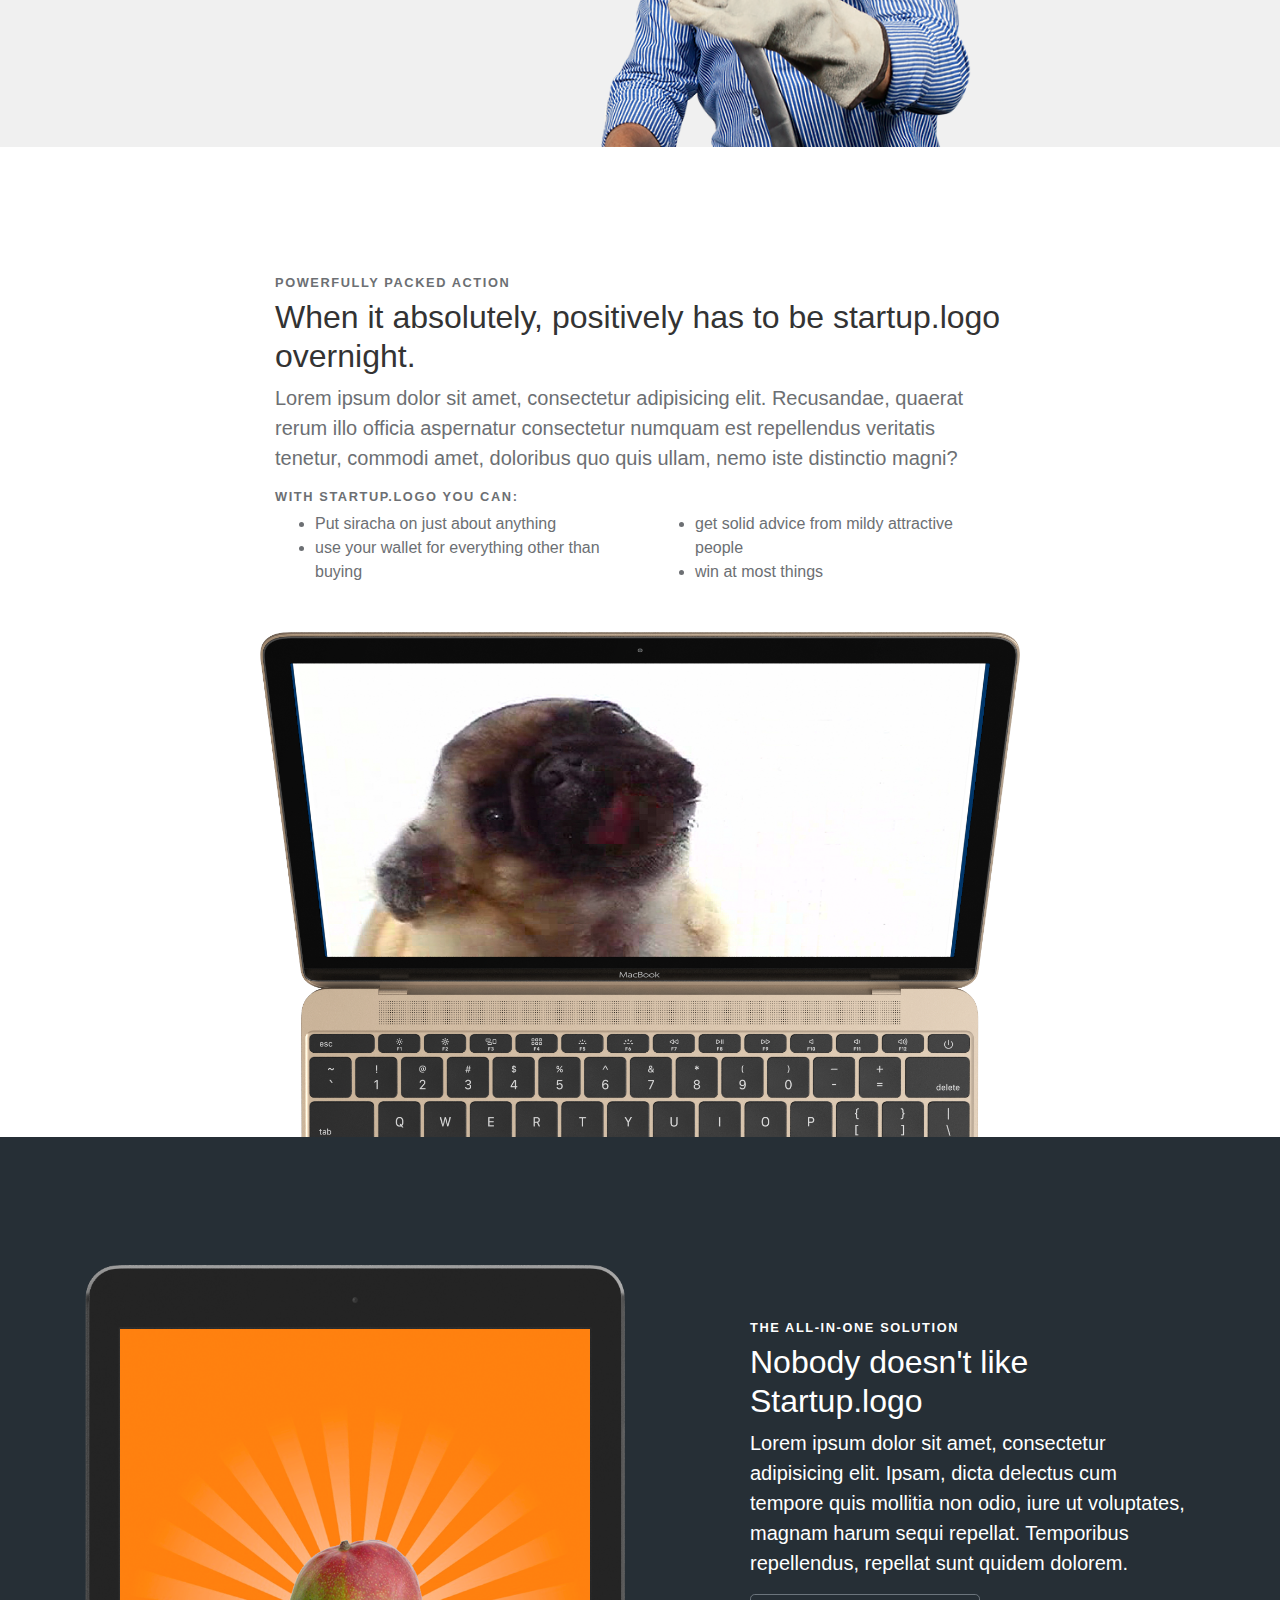
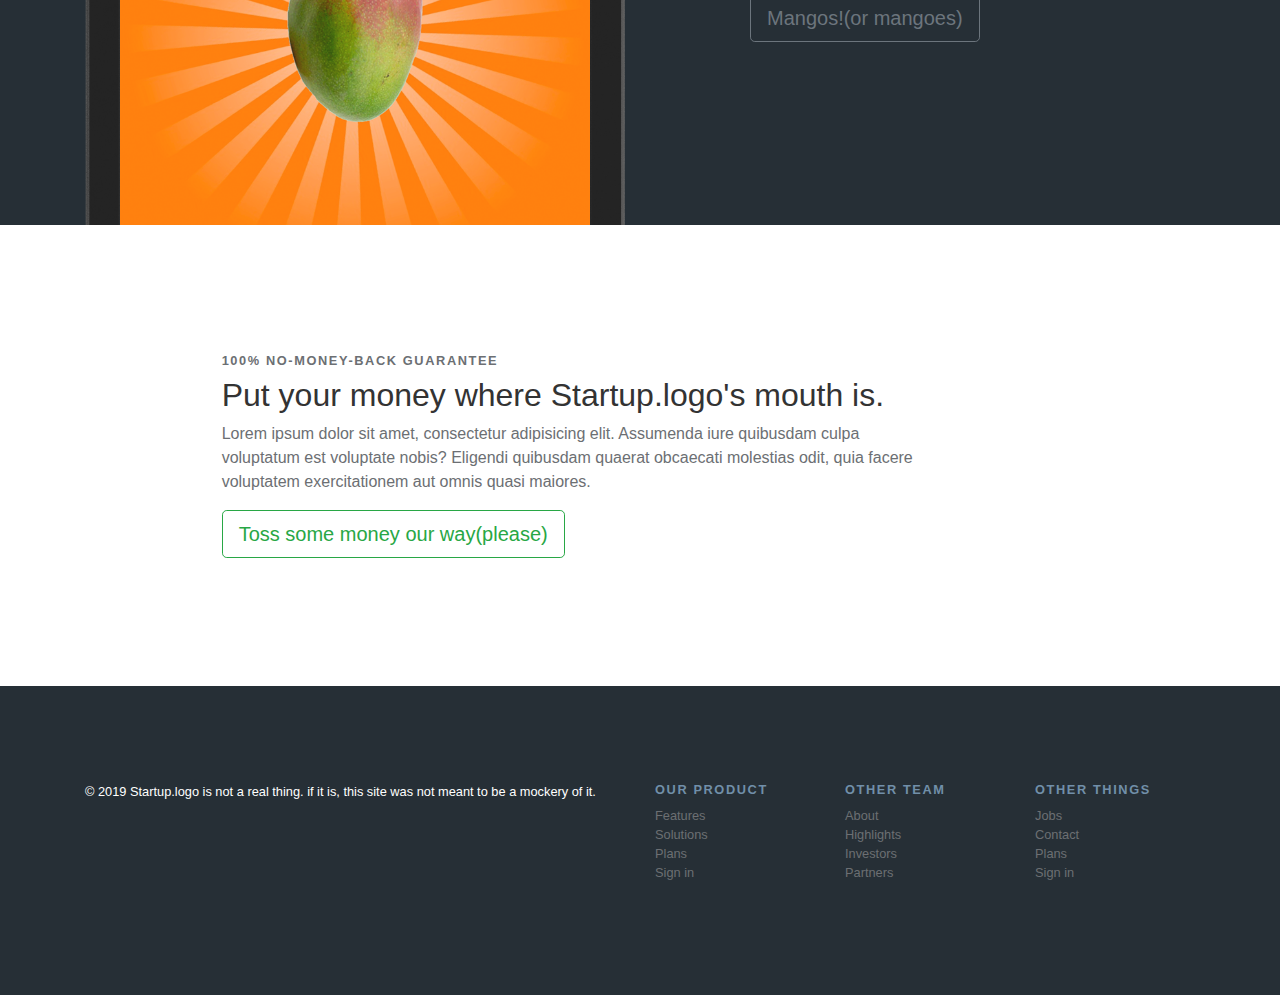
<file: web-dev/startup/index.html>
<!DOCTYPE html>
<html lang="en">
  <head>
    <!-- Required meta tags always come first -->
    <meta charset="utf-8">
    <meta name="viewport" content="width=device-width, initial-scale=1, shrink-to-fit=no">
    <meta http-equiv="x-ua-compatible" content="ie=edge">

   <link rel="stylesheet" href="https://stackpath.bootstrapcdn.com/bootstrap/4.3.1/css/bootstrap.min.css" integrity="sha384-ggOyR0iXCbMQv3Xipma34MD+dH/1fQ784/j6cY/iJTQUOhcWr7x9JvoRxT2MZw1T" crossorigin="anonymous">
    <link rel="stylesheet" href="startup.css">
    <title>Band</title>
  </head>
  <body>
   
   <nav class="navbar navbar-light bg-light fixed-top navbar-expand-md">
     <a class="navbar-brand" href="#"><img src="bootstrap4/img/logo.png" alt="startup.logo" height="26"></a>
      <button class="navbar-toggler" type="button" data-toggle="collapse" data-target="#startupNavbar">
       &#9776;
       </button>
     <div class="collapse navbar-collapse justify-content-end" id="startupNavbar">
       <ul class="nav navbar-nav pull-sm-right">
         <li class="nav-item active">
           <a class="nav-link" href="#">Home <span class="sr-only">(current)</span></a>
         </li>
          <li class="nav-item">
           <a class="nav-link" href="#">Features</a>
         </li>
          <li class="nav-item">
           <a class="nav-link" href="#">Pricing</a>
         </li>
          <li class="nav-item">
           <a class="nav-link" href="#">Blog</a>
         </li>
      <li class="nav-item">
           <a class="btn btn-primary" href="#">Sign in</a>
         </li>
        </ul>
     </div> 
   </nav>

<div id="stage">
  <div id="stage-caption">
    <h1 class="dispaly-3">That's handy, Harry! Stick it in the Startup.logo</h1>
    <p>I see Startup.logo in your future</p>
    <a href="" class="btn btn-lg btn-success">Sign up now</a>
  </div>
  </div>
  
  <section id="feature-one">
    <div class="container">
      <div class="row">
        <div class="feature-content">
          <div class="col-lg-6">
            <iframe width="100%" height="315" src="https://www.youtube.com/embed/ZTLAx3VDX7g" frameborder="0" allowfullscreen></iframe>
          </div>
          <div class="col-lg-5 offset-lg-1">
            <h6>Watch this</h6>
            <h2>Witness the power of startup.logo in this acapella video</h2>
            <p class="lead">Lorem ipsum dolor sit amet, consectetur adipisicing elit.</p>
            <p>Lorem ipsum dolor sit amet, consectetur adipisicing elit. Ut nisi repellendus nihil provident debitis sint cupiditate quam amet modi! Similique odio, culpa praesentium magnam non id beatae mollitia quidem consectetur!</p>
          </div>
        </div>
      </div>
    </div>
  </section>


  <section id="feature-two" class="feature-dark">
    <div class="container">
      <div class="row">
        <div class="feature-content">
          <div class="col-lg-6 feature-caption">
         <h6>Incredible feature</h6>
        <h2>totally random websites. At the touch of your finger pads.</h2>
        <p class="lead">Lorem ipsum dolor sit amet, consectetur adipisicing elit. Eaque numquam sunt ad nulla adipisci quis repellat obcaecati laborum aliquam saepe quia molestiae quidem velit tenetur laudantium necessitatibus est, perferendis voluptatum!</p>
        <a href="" role="button" class="btn btn-lg btn-outline-secondary">Get in on the action</a>
        </div>
        <div class="col-lg-6 text-sm-center d-none d-lg-block">
          <img src="bootstrap4/img/iphone-1.png" alt="iphone">
        </div>
      </div>
    </div>
    </div>
  </section>
  
  <section id="feature-three">
    <div class="container">
      <div class="row">
        <div class="feature-content">
          <div class="col-lg-6 d-none d-lg-block">
            <img src="bootstrap4/img/macbook.png" alt="macbook">
          </div>
          <div class="col-lg-5 offset-lg-1">
            <h6>The wow factor</h6>
            <h2>Australian wouldn't give a Startup.logo for anything else.</h2>
            <p class="lead">Lorem ipsum dolor sit amet, consectetur adipisicing elit. Cupiditate, error laborum sapiente culpa in possimus necessitatibus aut, vero minus molestiae eaque aperiam eveniet earum dolorem! Unde doloremque tempora esse aspernatur.</p>
            <a href="" role="button" class="btn btn-lg btn-outline-primary">Git'r done</a>
          </div>
        </div>
      </div>
    </div>
  </section>
  
  <section id="feature-four" class="feature-alt">
    <div class="container">
      <div class="row">
        <div class="feature-content">
          <div class="col-lg-6">
            <h6>Kudos</h6>
            <blockquote class="blockquote">
            &ldquo;No Startup.logo, no kiss.&rdquo;
           <footer class="blockquote-footer">
             Brelvis Hesley, <cite>some guy at a wedding</cite>
           </footer>
           </blockquote> 
          </div>
          <div class="col-lg-6 d-none d-lg-block">
            <img src="bootstrap4/img/brad-elvis.png" alt="brad">
          </div>
        </div>
      </div>
    </div>
  </section>
  
  <section id="feature-five" class="feature-full">
    <div class="container">
      <div class="row">
        <div class="feature-content">
          <div class="col-lg-8 offset-lg-2">
            <h6>  Powerfully packed action</h6>
            <h2>When it absolutely, positively has to be startup.logo overnight.</h2>
            <p class="lead">Lorem ipsum dolor sit amet, consectetur adipisicing elit. Recusandae, quaerat rerum illo officia aspernatur consectetur numquam est repellendus veritatis tenetur, commodi amet, doloribus quo quis ullam, nemo iste distinctio magni?</p>
            <h6>With Startup.logo you can:</h6>
            <div class="row">
              <div class="col-lg-6">
                <ul>
                  <li>Put siracha on just about anything</li>
                  <li>use your wallet for everything other than buying</li>
                </ul>
              </div>
             <div class="col-lg-6">
                <ul>
                  <li>get solid advice from mildy attractive people</li>
                  <li>win at most things</li>
                </ul>
              </div>
              <div>
              <img src="bootstrap4/img/macbook-2.png" alt="macbook">
            </div>
            </div>
          </div>
        </div>
      </div>
    </div>
  </section>
  
  <section id="feature-six" class="feature-dark">
    <div class="container">
      <div class="row">
        <div class="feature-content">
          <div class="col-lg-6 d-none d-lg-block">
            <img src="bootstrap4/img/ipad.png" alt="ipad">
          </div>
          <div class="col-lg-5 offset-lg-1">
            <h6>The all-in-one solution</h6>
            <h2>Nobody doesn't like Startup.logo</h2>
            <p class="lead">Lorem ipsum dolor sit amet, consectetur adipisicing elit. Ipsam, dicta delectus cum tempore quis mollitia non odio, iure ut voluptates, magnam harum sequi repellat. Temporibus repellendus, repellat sunt quidem dolorem.</p>
          <a href="" role="button" class="btn btn-lg btn-outline-secondary">Mangos!(or mangoes)</a>
          </div>
        </div>
      </div>
    </div>
  </section>
  
<section id="feature-seven">
  <div class="container">
    <div class="row">
      <div class="feature-content">
        <div class="col-lg-8">
          <div class="col offset-lg-2">
             <h6>100% no-money-back guarantee</h6>
             <h2>Put your money where Startup.logo's mouth is.</h2>
             <p>Lorem ipsum dolor sit amet, consectetur adipisicing elit. Assumenda iure quibusdam culpa voluptatum est voluptate nobis? Eligendi quibusdam quaerat obcaecati molestias odit, quia facere voluptatem exercitationem aut omnis quasi maiores.</p>
          <a href="" role="button" class="btn btn-lg btn-outline-success">Toss some money our way(please)</a>
          </div>
        </div>
      </div>
    </div>
  </div>
</section>

<footer id="main-footer">
  <div class="container">
    <div class="row">
      <div class="col-md-6">
        &copy; 2019 Startup.logo is not a real thing. if it is, this site was not meant to be a mockery of it.
      </div>
      <div class="col-md-2">
        <h6>Our product</h6>
        <ul class="list-unstyled">
          <li><a href="">Features</a></li>
           <li><a href="">Solutions</a></li>
            <li><a href="">Plans</a></li>
             <li><a href="">Sign in</a></li>
        </ul>
      </div>
      <div class="col-md-2">
          <h6>Other team</h6>
          <ul class="list-unstyled">
          <li><a href="">About</a></li>
           <li><a href="">Highlights</a></li>
            <li><a href="">Investors</a></li>
             <li><a href="">Partners</a></li>
        </ul>
      </div>
      <div class="col-md-2">
            <h6>Other things</h6>
          <ul class="list-unstyled">
          <li><a href="">Jobs</a></li>
           <li><a href="">Contact</a></li>
            <li><a href="">Plans</a></li>
             <li><a href="">Sign in</a></li>
        </ul>
      </div>
    </div>
  </div>
</footer>


<script src="https://code.jquery.com/jquery-3.3.1.slim.min.js" integrity="sha384-q8i/X+965DzO0rT7abK41JStQIAqVgRVzpbzo5smXKp4YfRvH+8abtTE1Pi6jizo" crossorigin="anonymous"></script>
  <script src="https://cdnjs.cloudflare.com/ajax/libs/popper.js/1.14.7/umd/popper.min.js" integrity="sha384-UO2eT0CpHqdSJQ6hJty5KVphtPhzWj9WO1clHTMGa3JDZwrnQq4sF86dIHNDz0W1" crossorigin="anonymous"></script>
  <script src="https://stackpath.bootstrapcdn.com/bootstrap/4.3.1/js/bootstrap.min.js" integrity="sha384-JjSmVgyd0p3pXB1rRibZUAYoIIy6OrQ6VrjIEaFf/nJGzIxFDsf4x0xIM+B07jRM" crossorigin="anonymous"></script>
  </body>
</html>
</file>
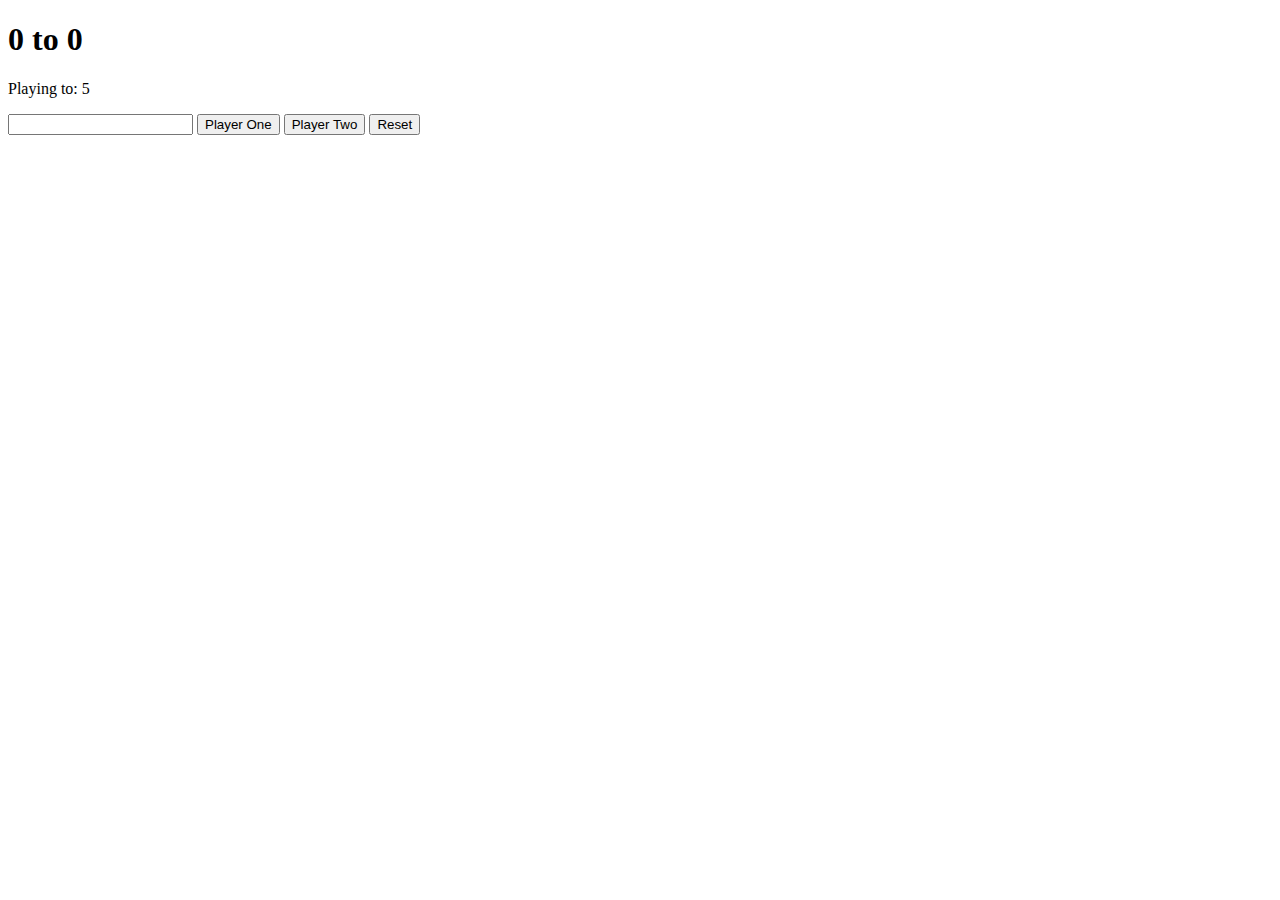
<file: web-dev/score-keeper/score.html>
<!DOCTYPE html>
<html>
  <head>
    <title>Score Keeper</title>
    <link rel="stylesheet" type="text/css" href="score.css">
   </head>
  <body>
    <h1><span id="p1display">0 </span>to<span id="p2display"> 0</span></h1>
    <p>Playing to: <span>5</span></p>
    <input type="number">
    <button id="p1">Player One</button>
    <button id="p2">Player Two</button>
    <button id="reset">Reset</button>
    <script type="text/javascript" src="score.js"></script>
  </body>
</html>
</file>
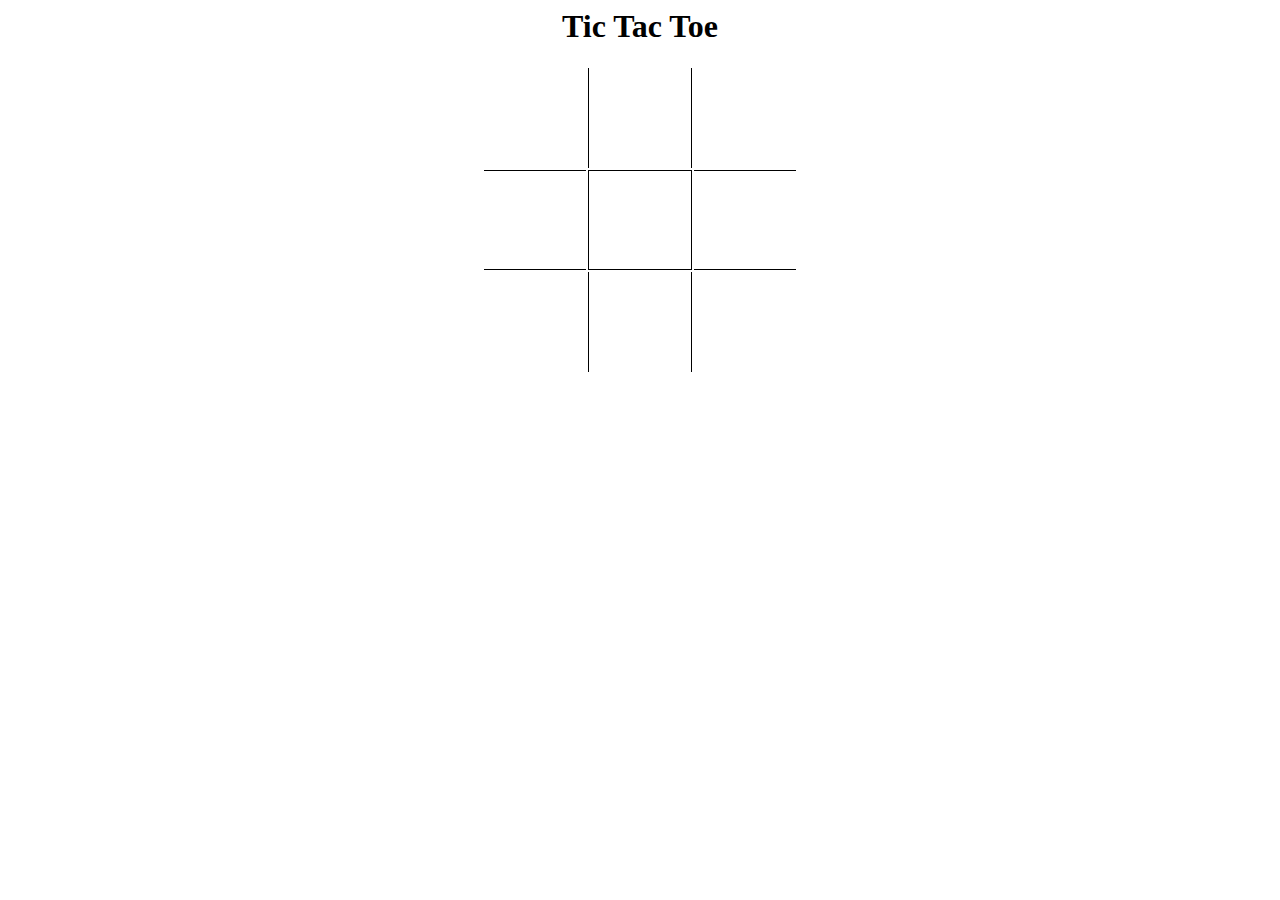
<file: web-dev/tic tac toe/tictactoe.html>
<html>
  <head>
    <title>TTT Board</title>
  <style type="text/css">
    td{
      width: 100px;
      height: 100px;
    }
    .vertical{
      border-left: 1px solid black;
      border-right: 1px solid black;
    }
    .horizontal{
      border-top: 1px solid black;
      border-bottom: 1px solid black;
    }
    table{
      margin:auto;
    }
    h1{
      text-align: center;
    }
    </style>
  </head>
  <body>
   <h1>Tic Tac Toe</h1>
    <table>
      <tr>
        <td></td>
        <td class="vertical"></td>
        <td></td>
      </tr>
      <tr>
        <td class="horizontal"></td>
        <td class="vertical horizontal"></td>
        <td class="horizontal"></td>
      </tr>
      <tr>
        <td></td>
        <td class="vertical"></td>
        <td></td>
      </tr>
    </table>
  </body>
</html>
</file>
<file: web-dev/band/band.css>
.navbar-collapse .container-fluid{
  padding: 2rem 2.5rem;
  border-bottom: 1px solid #55595c;
}
.navbar-collapse h4 {
  color: #818a91;
}
.navbar-collapse .text-muted {
  color: #818a91;
}

.jumbotron {
  padding-top: 6rem;
  padding-bottom: 6rem;
  margin-bottom: 0;
  background-color: #fff;
  background-image: url('bootstrap4/img/banjo.jpg');
  background-repeat: no-repeat;
  background-position: bottom center;
  background-size: cover;
}
  .jumbotron-heading {
    font-weight: 300;
}

.jumbotron .container {
  max-width: 40rem;
  background: rgba(255,255,255,0.2);
  padding: 2rem;
  color: white;
}
.album{
  padding-top: 3rem;
  padding-bottom: 3rem;
  background-color: #f7f7f7;
}
.card{
  float: left;
  width: 33.333%;
  padding: .75rem;
  margin-bottom: 2rem;
  border: 0;
}
.card > img{
  margin-bottom: .75rem;
  max-width: 100%;
}
.card-text{
  font-size: 85%;
}
footer {
  padding-top: 3rem;
  padding-bottom: 3rem;
}

footer p {
  margin-bottom: .25rem;
}
</file>
<file: web-dev/blog/blog.css>
body{
  border: 20px solid #bdc3c7;
  padding: 20px;
  max-width: 700px;
  width: 80%;
  margin: 20px auto;
  font-family: Source Sans Pro;
} 
.quote{
  border-left: 5px solid #bdc3c7;
  padding-left: 5px;
}
.date{
  color: #3498db;
  text-transform: uppercase;
  letter-spacing: 0.2rem;
}
.post{
  margin-bottom: 20px;
}
h2{
  color: #2c3e50;
  font-size: 2.0rem;
}

hr{
  border: 0;
  height: 1px;
  background-image: linear-gradient(to right, rgba(0, 0, 0, 0.75), rgba(0, 0, 0, 0));
}
</file>
<file: web-dev/selector/selectors.css>
/* Style the HTML elements according to the following instructions. 
DO NOT ALTER THE EXISTING HTML TO DO THIS.  WRITE ONLY CSS!

/* Give the <body> element a background of #bdc3c7*/
body{
  background: #bdc3c7;
}

/* Make the <h1> element #9b59b6*/
h1{
  color: #9b59b6;
}

/* Make all <h2> elements orange */
h2{
  color: orange;
}

/* Make all <li> elements blue(pick your own hexadecimal blue)*/ 
li{
  color: #0040FF;
}

/*Change the background on every paragraph to be yellow*/
p{
  background: yellow;
}

/*Make all inputs have a 3px red border*/
input{
  border: 3px solid red;
}

/* Give everything with the class 'hello' a white background*/

.hello{
  background: white;
}
/* Give the element with id 'special' a 2px solid blue border(pick your own rgb blue)*/
#special{
  border: 2px solid rgb(0,100,200);
}

/*Make all the <p>'s that are nested inside of divs 25px font(font-size: 25px)*/
div p{
  font-size: 25px;
}

/*Make only inputs with type 'text' have a gray background*/
input[type="text"]{
  background: gray;
}

/* Give both <p>'s inside the 3rd <div> a pink background*/
div:nth-of-type(3) p{
  background: pink;
}

/* Give the 2nd <p> inside the 3rd <div> a 5px white border*/
div:nth-of-type(3) p:nth-of-type(2){
  border: 5px solid white;
}

/* Make the <em> in the 3rd <div> element white and 20px font(font-size:20px)*/

div:nth-of-type(3) em{
  color: white;
  font-size: 20px;
}

/*BONUS CHALLENGES*/
/*You may need to research some other selectors and properties*/

/*Make all "checked" checkboxes have a left margin of 50px(margin-left: 50px)*/
input:checked{
  margin-left: 50px;
}

/* Make the <label> elements all UPPERCASE without changing the HTML(definitely look this one up*/
label{
  text-transform: uppercase;
}

/*Make the first letter of the element with id 'special' green and 100px font size(font-size: 100)*/
#special::first-letter{
  color: green;
  font-size: 100px;
}

/*Make the <h1> element's color change to blue when hovered over */
h1:hover{
  color: blue;
}

/*Make the <a> element's that have been visited gray */
a:visited {
  color: gray;
}
</file>
<file: web-dev/startup/startup.css>
html,
body{
  height:100%;
}

body{
  -webkit-font-smoothing: antialiased;
  text-rendering: optimizelegibility;
  color: #6c6f73;
}

h1,h2,h3,h4,h5 {
  color: #333;
}

h6{
  text-transform: uppercase;
  font-weight: bold;
  font-size: 0.8rem;
  letter-spacing: 0.1rem;
}

img{
  max-width: 100%;
}

.blockquote{
  font-size: 1.6rem;
  color:#333;
  border: none;
  padding: 0;
}

.blockquote-footer {
  margin: 1rem 0 0;
}

#stage{
  background: url('bootstrap4/img/stage.jpg') center center no-repeat;
  background-size: cover;
  color: white;
  height: 100%;
  width: 100%;
  display: flex;
  align-items: center;
}
#stage-caption {
  font-size: 1.4rem;
  font-weight: 200;
  max-width: 60rem;
  margin: 0 auto;
  text-align: center;
}

#stage-caption h1{
  color: white;
  font-weight: bold;
  text-transform: uppercase;
  
}
.feature-content {
  padding: 8rem 0;
  overflow: hidden;
}
.feature-content img {
  margin-bottom: -8rem;
}

.feature-dark {
  background: #262F36;
  color: white;
}
.feature-dark h2 {
  color: white;
}
.feature-alt {
  background: #f0f0f0;
}
#feature-four .feature-content{
  padding: 0;
}
#feature-five img{
  margin-top: 2rem;
}

#main-footer {
  background: #262F36;
  color: white;
  padding: 6rem 0;
  font-size: 0.8rem;
}
#main-footer h6{
  color: #718FA9;
}
#main-footer a {
  color: #6C6F73;
}

@media screen and ( min-width : 991px ) {
  .feature-content{
    display: flex;
    align-items: center;
  }
}
</file>
<file: web-dev/score-keeper/score.css>
.winner {
  color:green;
}
</file>
<file: web-dev/bootsrap/basic.css>
html,
body{
  height: 100%;
}

img{
  max-width: 100%;
}

#cover{
  background: #222 url('bootstrap4/img/stars.jpg') center center no-repeat;
  background-size: cover;
  color: white;
  height: 100%;
  text-align: center;
  display: flex;
  align-items: center;
}

#cover-caption {
  width: 100%;
}
.section-content{
  padding: 5rem 0;
}
#about{
  background: url('bootstrap4/img/girlincar.jpg') center center no-repeat;
  background-size: cover;
}
.about-text {
  background: rgba(0,0,0,0.8);
  color: white;
  padding: 1.875rem;
}

#footer-main {
  background: #222;
  color: white;
  font-size: 0.8rem;
  padding: 2.5rem 0;
}
</file>
